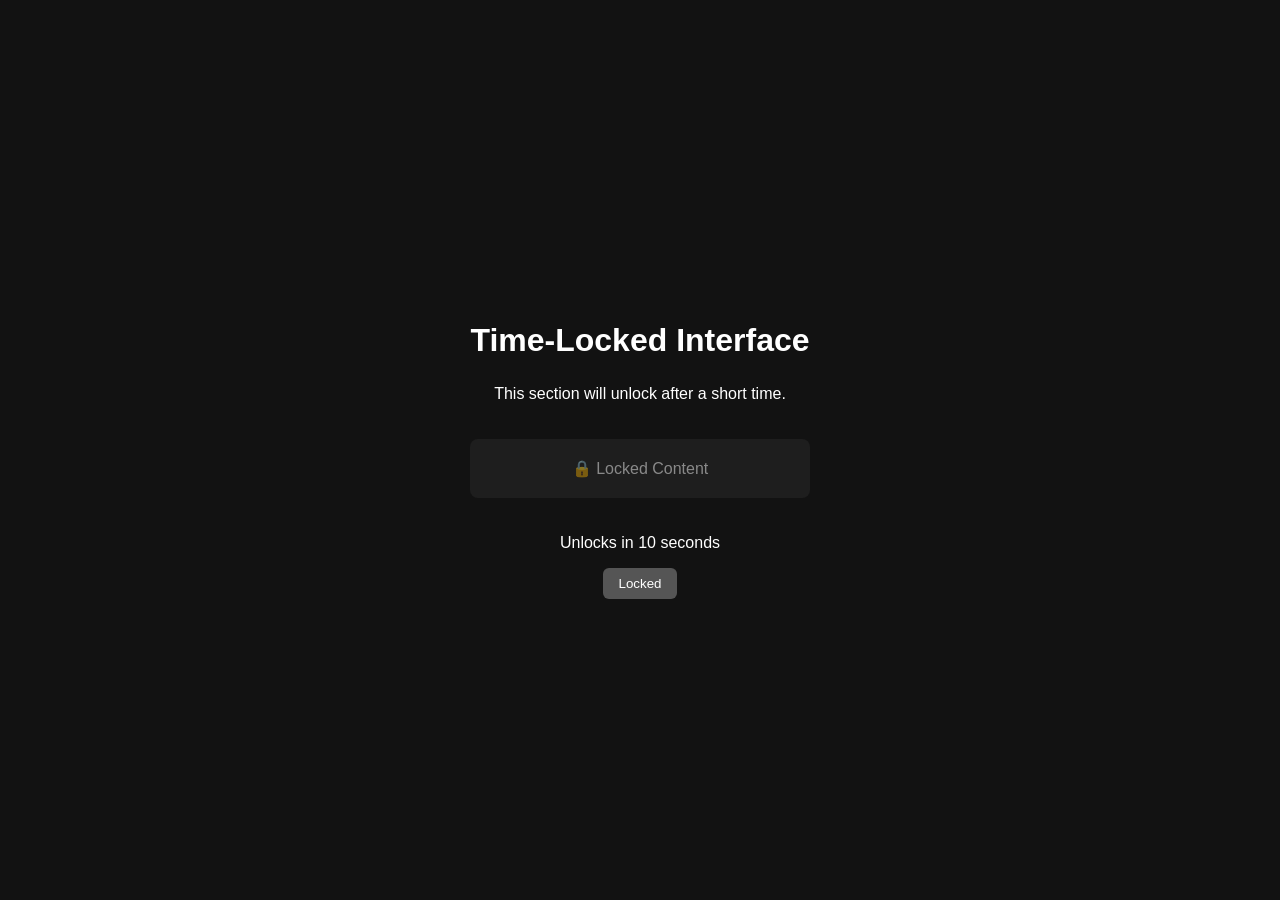
<file: time-locked-interface/index.html>
<!DOCTYPE html>
<html lang="en">
<head>
  <meta charset="UTF-8" />
  <meta name="viewport" content="width=device-width, initial-scale=1.0" />
  <title>Time-Locked Interface</title>
  <link rel="stylesheet" href="style.css" />
</head>
<body>

  <h1>Time-Locked Interface</h1>
  <p>This section will unlock after a short time.</p>

  <div id="locked-section">
    🔒 Locked Content
  </div>

  <p id="timer">Unlocks in 10 seconds</p>

  <button disabled>Locked</button>
<script src="script.js"></script>
</body>
</html>
</file>
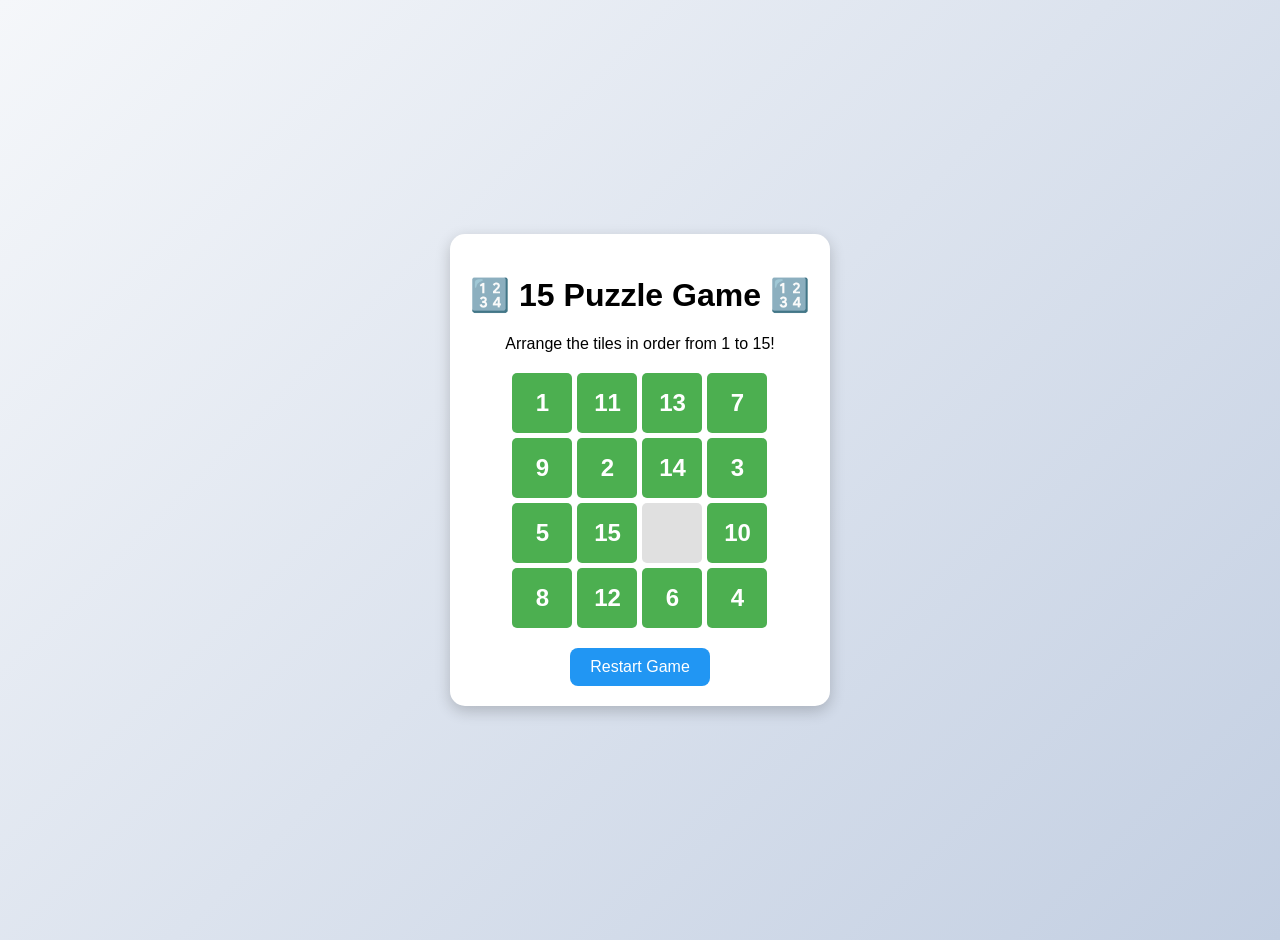
<file: projects/15 Sliding Puzzle/index.html>
<!DOCTYPE html>
<html lang="en">
<head>
  <meta charset="UTF-8">
  <meta name="viewport" content="width=device-width, initial-scale=1.0">
  <title>15 Puzzle Game</title>
  <link rel="stylesheet" href="style.css">
</head>
<body>
  <div class="container">
    <h1>🔢 15 Puzzle Game 🔢</h1>
    <p>Arrange the tiles in order from 1 to 15!</p>
    <div id="puzzle" class="puzzle"></div>
    <h2 id="message"></h2>
    <button id="restart">Restart Game</button>
  </div>

  <script src="script.js"></script>
</body>
</html>
</file>
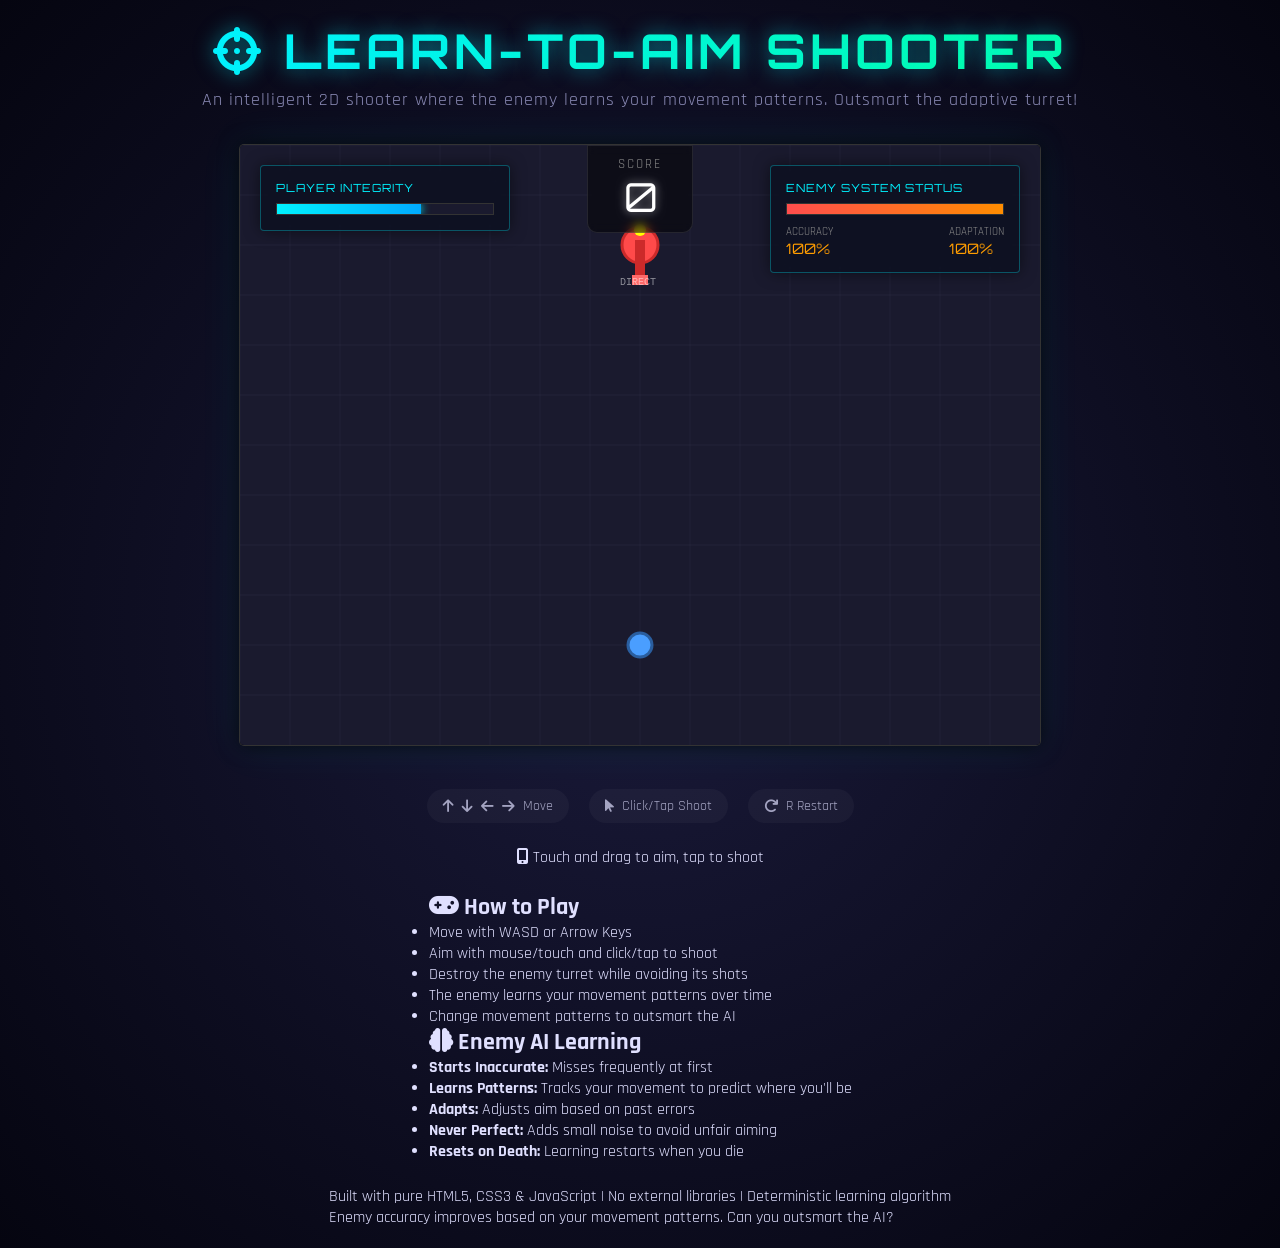
<file: projects/2dshooter/index.html>
<!DOCTYPE html>
<html lang="en">

<head>
    <meta charset="UTF-8">
    <meta name="viewport" content="width=device-width, initial-scale=1.0">
    <title>Learn-to-Aim Shooter | Intelligent 2D Shooter</title>
    <link rel="stylesheet" href="style.css">
    <link rel="stylesheet" href="https://cdnjs.cloudflare.com/ajax/libs/font-awesome/6.4.0/css/all.min.css">
</head>

<body>
    <div class="game-container">
        <header>
            <h1><i class="fas fa-crosshairs"></i> Learn-to-Aim Shooter</h1>
            <p class="subtitle">An intelligent 2D shooter where the enemy learns your movement patterns. Outsmart the
                adaptive turret!</p>
        </header>

        <div class="game-wrapper">
            <canvas id="gameCanvas"></canvas>

            <!-- NEW HUD OVERLAY -->
            <div id="ui-layer">
                <div class="hud-top-bar">
                    <div class="hud-group" id="player-stats">
                        <div class="hud-label">PLAYER INTEGRITY</div>
                        <div class="health-bar-container">
                            <div id="player-health-fill" class="health-fill" style="width: 100%;"></div>
                        </div>
                    </div>

                    <div class="hud-center">
                        <div class="score-display">
                            <span class="score-label">SCORE</span>
                            <span id="score-value">0</span>
                        </div>
                    </div>

                    <div class="hud-group" id="enemy-stats">
                        <div class="hud-label">ENEMY SYSTEM STATUS</div>
                        <div class="health-bar-container enemy-health">
                            <div id="enemy-health-fill" class="health-fill" style="width: 100%;"></div>
                        </div>
                        <div class="enemy-metrics">
                            <div class="metric">
                                <span>ACCURACY</span>
                                <span id="enemy-accuracy" class="metric-val">0%</span>
                            </div>
                            <div class="metric">
                                <span>ADAPTATION</span>
                                <span id="enemy-learning" class="metric-val">0%</span>
                            </div>
                        </div>
                    </div>
                </div>

                <div id="game-over-screen" class="hidden">
                    <h2 class="glitch-text">SYSTEM FAILURE</h2>
                    <div class="final-score">FINAL SCORE: <span id="final-score-val">0</span></div>
                    <button id="restart-btn" class="cyber-btn">REBOOT SYSTEM (R)</button>
                </div>
            </div>
        </div>

        <div class="controls">
            <div class="control-item"><i class="fas fa-arrow-up"></i> <i class="fas fa-arrow-down"></i> <i
                    class="fas fa-arrow-left"></i> <i class="fas fa-arrow-right"></i> Move</div>
            <div class="control-item"><i class="fas fa-mouse-pointer"></i> Click/Tap Shoot</div>
            <div class="control-item"><i class="fas fa-redo"></i> R Restart</div>
        </div>

        <div class="mobile-note">
            <i class="fas fa-mobile-alt"></i> Touch and drag to aim, tap to shoot
        </div>

        <div class="game-info">
            <div class="info-panel how-to-play">
                <h2><i class="fas fa-gamepad"></i> How to Play</h2>
                <ul>
                    <li>Move with WASD or Arrow Keys</li>
                    <li>Aim with mouse/touch and click/tap to shoot</li>
                    <li>Destroy the enemy turret while avoiding its shots</li>
                    <li>The enemy learns your movement patterns over time</li>
                    <li>Change movement patterns to outsmart the AI</li>
                </ul>
            </div>

            <div class="info-panel learning-explanation">
                <h2><i class="fas fa-brain"></i> Enemy AI Learning</h2>
                <ul>
                    <li><strong>Starts Inaccurate:</strong> Misses frequently at first</li>
                    <li><strong>Learns Patterns:</strong> Tracks your movement to predict where you'll be</li>
                    <li><strong>Adapts:</strong> Adjusts aim based on past errors</li>
                    <li><strong>Never Perfect:</strong> Adds small noise to avoid unfair aiming</li>
                    <li><strong>Resets on Death:</strong> Learning restarts when you die</li>
                </ul>
            </div>
        </div>

        <footer>
            <p>Built with pure HTML5, CSS3 & JavaScript | No external libraries | Deterministic learning algorithm</p>
            <p>Enemy accuracy improves based on your movement patterns. Can you outsmart the AI?</p>
        </footer>
    </div>

    <!-- JavaScript Files -->
    <script src="constants.js"></script>
    <script src="utils.js"></script>
    <script src="player.js"></script>
    <script src="enemy.js"></script>
    <script src="game.js"></script>
</body>

</html>
</file>
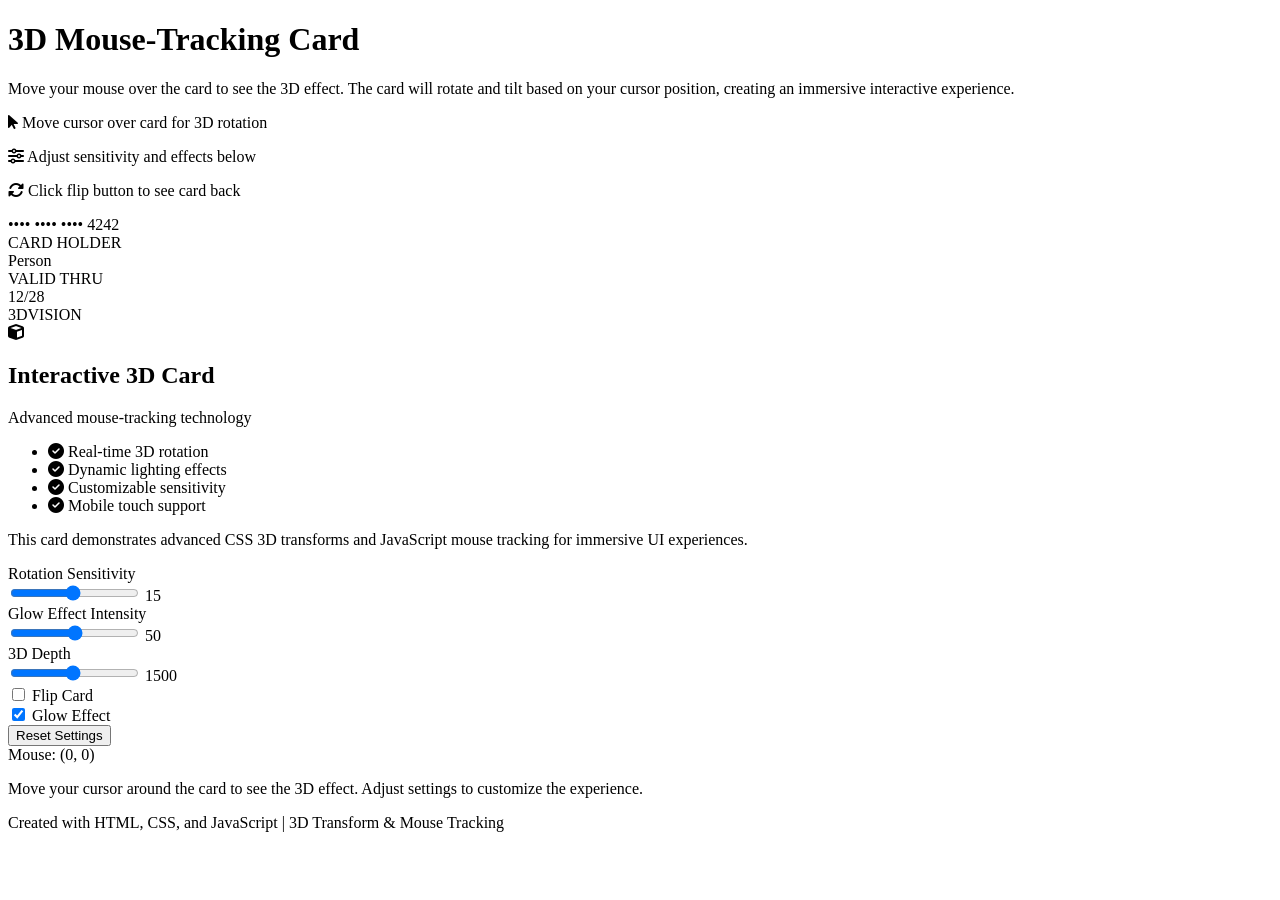
<file: projects/3DMouse/index.html>
<!DOCTYPE html>
<html lang="en">
<head>
    <meta charset="UTF-8">
    <meta name="viewport" content="width=device-width, initial-scale=1.0">
    <title>3D Mouse-Tracking Card</title>
    <link rel="stylesheet" href="https://cdnjs.cloudflare.com/ajax/libs/font-awesome/6.4.0/css/all.min.css">

</head>
<body>
    <div class="container">
        <header>
            <h1>3D Mouse-Tracking Card</h1>
            <p class="subtitle">Move your mouse over the card to see the 3D effect. The card will rotate and tilt based on your cursor position, creating an immersive interactive experience.</p>
            <div class="instructions">
                <p><i class="fas fa-mouse-pointer"></i> Move cursor over card for 3D rotation</p>
                <p><i class="fas fa-sliders-h"></i> Adjust sensitivity and effects below</p>
                <p><i class="fas fa-sync-alt"></i> Click flip button to see card back</p>
            </div>
        </header>
        
        <div class="card-container">
            <div class="card" id="card3d">
                <div class="glow" id="glowEffect"></div>
                <div class="card-face card-front">
                    <div class="chip"></div>
                    <div class="card-number">•••• •••• •••• 4242</div>
                    <div class="card-holder">
                        <div class="card-label">CARD HOLDER</div>
                        <div class="card-value">Person</div>
                    </div>
                    <div class="card-expiry">
                        <div class="card-label">VALID THRU</div>
                        <div class="card-value">12/28</div>
                    </div>
                    <div class="card-brand">3DVISION</div>
                </div>
                <div class="card-face card-back">
                    <div class="card-logo">
                        <i class="fas fa-cube"></i>
                    </div>
                    <h2 class="card-title">Interactive 3D Card</h2>
                    <p class="card-subtitle">Advanced mouse-tracking technology</p>
                    <div class="qr-code"></div>
                    <ul class="card-features">
                        <li><i class="fas fa-check-circle"></i> Real-time 3D rotation</li>
                        <li><i class="fas fa-check-circle"></i> Dynamic lighting effects</li>
                        <li><i class="fas fa-check-circle"></i> Customizable sensitivity</li>
                        <li><i class="fas fa-check-circle"></i> Mobile touch support</li>
                    </ul>
                    <p class="back-text">This card demonstrates advanced CSS 3D transforms and JavaScript mouse tracking for immersive UI experiences.</p>
                </div>
            </div>
        </div>
        
        <div class="controls">
            <div class="control-group">
                <div class="control-label">Rotation Sensitivity</div>
                <div class="slider-container">
                    <input type="range" id="sensitivity" min="1" max="30" value="15">
                    <span class="slider-value" id="sensitivityValue">15</span>
                </div>
            </div>
            
            <div class="control-group">
                <div class="control-label">Glow Effect Intensity</div>
                <div class="slider-container">
                    <input type="range" id="glow" min="0" max="100" value="50">
                    <span class="slider-value" id="glowValue">50</span>
                </div>
            </div>
            
            <div class="control-group">
                <div class="control-label">3D Depth</div>
                <div class="slider-container">
                    <input type="range" id="depth" min="100" max="3000" value="1500">
                    <span class="slider-value" id="depthValue">1500</span>
                </div>
            </div>
            
            <div class="control-group">
                <div class="toggle-container">
                    <label class="toggle-switch">
                        <input type="checkbox" id="flipToggle">
                        <span class="toggle-slider"></span>
                    </label>
                    <span class="toggle-label">Flip Card</span>
                </div>
                
                <div class="toggle-container">
                    <label class="toggle-switch">
                        <input type="checkbox" id="glowToggle" checked>
                        <span class="toggle-slider"></span>
                    </label>
                    <span class="toggle-label">Glow Effect</span>
                </div>
                
                <button class="reset-btn" id="resetBtn">Reset Settings</button>
            </div>
        </div>
        
        <div class="mouse-position" id="mousePosition">
            Mouse: (0, 0)
        </div>
        
        <footer>
            <p>Move your cursor around the card to see the 3D effect. Adjust settings to customize the experience.</p>
            <p>Created with HTML, CSS, and JavaScript | 3D Transform & Mouse Tracking</p>
        </footer>
    </div>


</body>
</html>
</file>
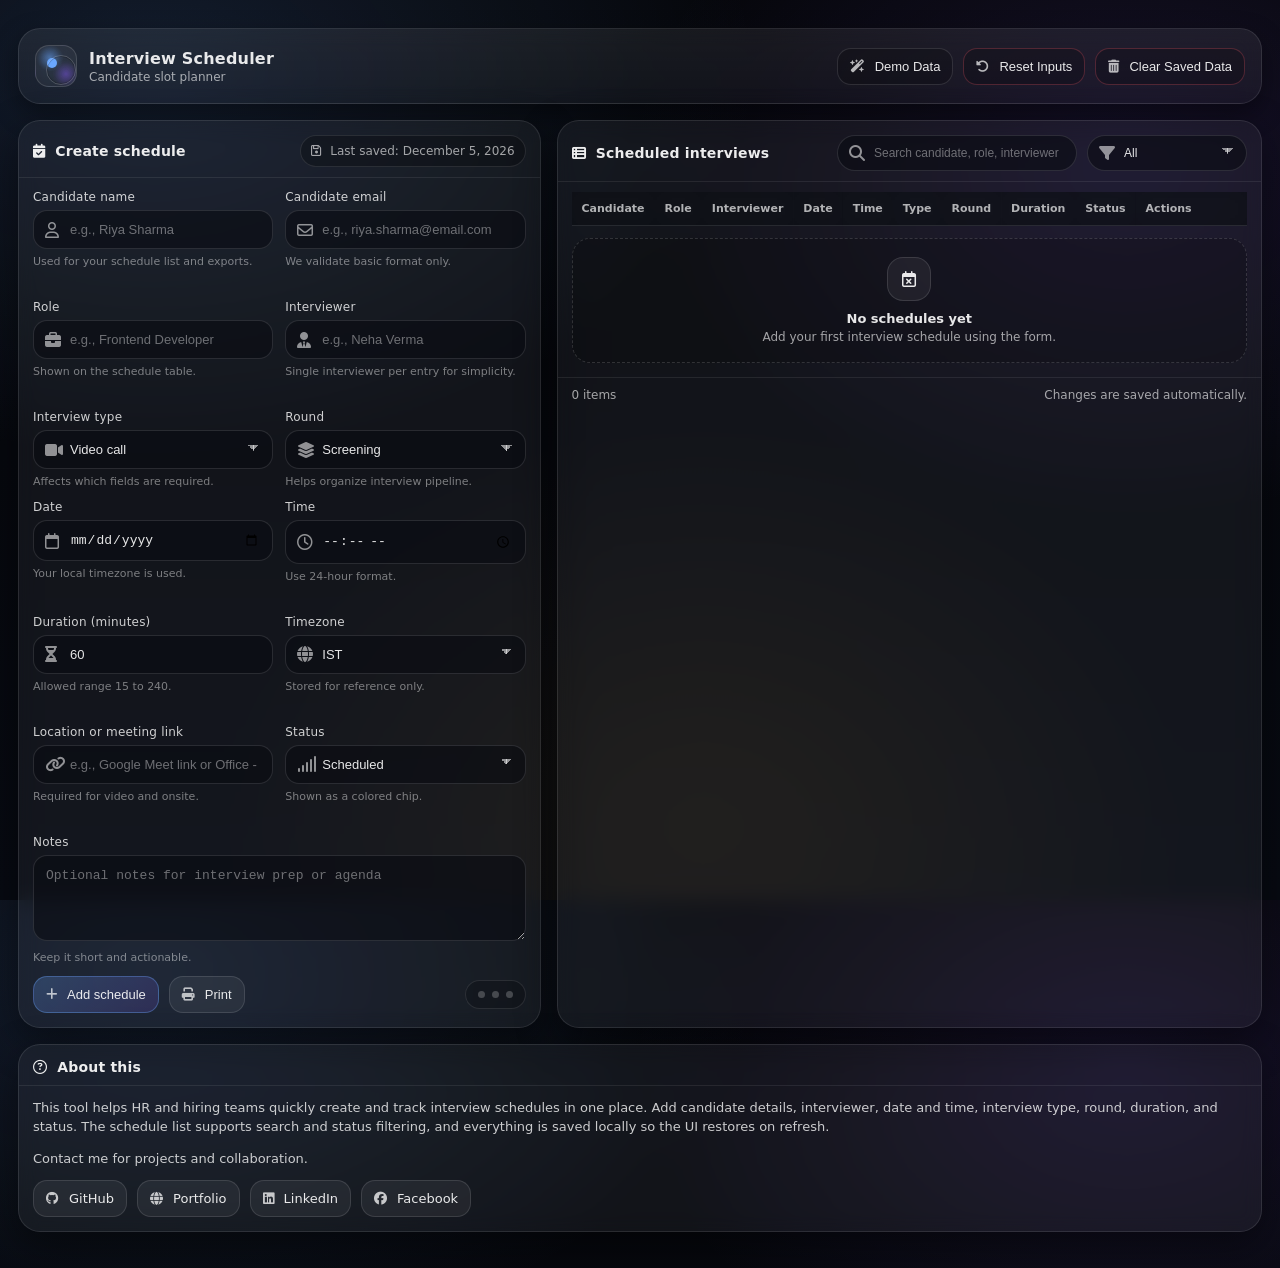
<file: projects/Add Interview-Scheduler-project/index.html>
<!DOCTYPE html>
<html lang="en">
<head>
    <meta charset="UTF-8">
    <meta name="viewport" content="width=device-width, initial-scale=1.0">
    <title>Document</title>
    <link
      rel="stylesheet"
      href="https://cdnjs.cloudflare.com/ajax/libs/font-awesome/5.15.4/css/all.min.css"
      integrity="sha512-1ycn6IcaQQ40/MKBW2W4Rhis/DbILU74C1vSrLJxCq57o941Ym01SwNsOMqvEBFlcgUa6xLiPY/NS5R+E6ztJQ=="
      crossorigin="anonymous"
      referrerpolicy="no-referrer"
    />
    <link rel="stylesheet" href="style.css">
</head>
<body>
<link rel="stylesheet" href="https://cdnjs.cloudflare.com/ajax/libs/font-awesome/6.5.0/css/all.min.css"/>

<div class="app">
  <div class="container">
    <header class="topbar" aria-label="Header">
      <div class="brand">
        <div class="brandMark" aria-hidden="true">
          <span class="dot"></span>
          <span class="ring"></span>
        </div>
        <div class="brandText">
          <div class="title">Interview Scheduler</div>
          <div class="subtitle">Candidate slot planner</div>
        </div>
      </div>

      <div class="topActions" aria-label="Actions">
        <button class="btn ghost" id="btnDemo" type="button" title="Fill sample values">
          <i class="fa-solid fa-wand-magic-sparkles" aria-hidden="true"></i>
          Demo Data
        </button>

        <button class="btn ghost danger" id="btnResetInputs" type="button" title="Reset current inputs">
          <i class="fa-solid fa-rotate-left" aria-hidden="true"></i>
          Reset Inputs
        </button>

        <button class="btn ghost danger" id="btnClearSaved" type="button" title="Clear saved data">
          <i class="fa-solid fa-trash-can" aria-hidden="true"></i>
          Clear Saved Data
        </button>
      </div>
    </header>

    <main class="grid" aria-label="Main content">
      <section class="card formCard" aria-label="Schedule form">
        <div class="cardHead">
          <div class="cardTitle">
            <i class="fa-solid fa-calendar-check" aria-hidden="true"></i>
            Create schedule
          </div>

          <div class="saveMeta" aria-live="polite">
            <span class="pill" id="pillSaved">
              <i class="fa-regular fa-floppy-disk" aria-hidden="true"></i>
              <span id="lastSavedText">Last saved: -</span>
            </span>
          </div>
        </div>

        <form id="scheduleForm" novalidate>
          <div class="formGrid">
            <div class="field">
              <label for="candidateName">Candidate name</label>
              <div class="control hasIcon">
                <i class="fa-regular fa-user" aria-hidden="true"></i>
                <input id="candidateName" name="candidateName" type="text" placeholder="e.g., Riya Sharma" autocomplete="off" />
              </div>
              <div class="hint">Used for your schedule list and exports.</div>
              <div class="error" id="errCandidateName" role="status" aria-live="polite"></div>
            </div>

            <div class="field">
              <label for="candidateEmail">Candidate email</label>
              <div class="control hasIcon">
                <i class="fa-regular fa-envelope" aria-hidden="true"></i>
                <input id="candidateEmail" name="candidateEmail" type="email" placeholder="e.g., riya.sharma@email.com" autocomplete="off" />
              </div>
              <div class="hint">We validate basic format only.</div>
              <div class="error" id="errCandidateEmail" role="status" aria-live="polite"></div>
            </div>

            <div class="field">
              <label for="roleTitle">Role</label>
              <div class="control hasIcon">
                <i class="fa-solid fa-briefcase" aria-hidden="true"></i>
                <input id="roleTitle" name="roleTitle" type="text" placeholder="e.g., Frontend Developer" autocomplete="off" />
              </div>
              <div class="hint">Shown on the schedule table.</div>
              <div class="error" id="errRoleTitle" role="status" aria-live="polite"></div>
            </div>

            <div class="field">
              <label for="interviewer">Interviewer</label>
              <div class="control hasIcon">
                <i class="fa-solid fa-user-tie" aria-hidden="true"></i>
                <input id="interviewer" name="interviewer" type="text" placeholder="e.g., Neha Verma" autocomplete="off" />
              </div>
              <div class="hint">Single interviewer per entry for simplicity.</div>
              <div class="error" id="errInterviewer" role="status" aria-live="polite"></div>
            </div>

            <div class="field">
              <label for="mode">Interview type</label>
              <div class="control hasIcon">
                <i class="fa-solid fa-video" aria-hidden="true"></i>
                <select id="mode" name="mode" aria-label="Interview type">
                  <option value="video">Video call</option>
                  <option value="onsite">Onsite</option>
                  <option value="phone">Phone screen</option>
                </select>
              </div>
              <div class="hint">Affects which fields are required.</div>
            </div>

            <div class="field">
              <label for="round">Round</label>
              <div class="control hasIcon">
                <i class="fa-solid fa-layer-group" aria-hidden="true"></i>
                <select id="round" name="round" aria-label="Round">
                  <option value="screening">Screening</option>
                  <option value="technical">Technical</option>
                  <option value="systemDesign">System design</option>
                  <option value="managerial">Managerial</option>
                  <option value="hr">HR</option>
                </select>
              </div>
              <div class="hint">Helps organize interview pipeline.</div>
            </div>

            <div class="field">
              <label for="date">Date</label>
              <div class="control hasIcon">
                <i class="fa-regular fa-calendar" aria-hidden="true"></i>
                <input id="date" name="date" type="date" />
              </div>
              <div class="hint">Your local timezone is used.</div>
              <div class="error" id="errDate" role="status" aria-live="polite"></div>
            </div>

            <div class="field">
              <label for="time">Time</label>
              <div class="control hasIcon">
                <i class="fa-regular fa-clock" aria-hidden="true"></i>
                <input id="time" name="time" type="time" />
              </div>
              <div class="hint">Use 24-hour format.</div>
              <div class="error" id="errTime" role="status" aria-live="polite"></div>
            </div>

            <div class="field">
              <label for="duration">Duration (minutes)</label>
              <div class="control hasIcon">
                <i class="fa-solid fa-hourglass-half" aria-hidden="true"></i>
                <input id="duration" name="duration" type="number" inputmode="numeric" min="15" max="240" step="5" placeholder="e.g., 60" />
              </div>
              <div class="hint">Allowed range 15 to 240.</div>
              <div class="error" id="errDuration" role="status" aria-live="polite"></div>
            </div>

            <div class="field">
              <label for="timezone">Timezone</label>
              <div class="control hasIcon">
                <i class="fa-solid fa-globe" aria-hidden="true"></i>
                <select id="timezone" name="timezone" aria-label="Timezone">
                  <option value="IST">IST</option>
                  <option value="UTC">UTC</option>
                  <option value="PST">PST</option>
                  <option value="EST">EST</option>
                  <option value="CET">CET</option>
                </select>
              </div>
              <div class="hint">Stored for reference only.</div>
            </div>

            <div class="field" id="fieldLocation">
              <label for="location">Location or meeting link</label>
              <div class="control hasIcon">
                <i class="fa-solid fa-link" aria-hidden="true"></i>
                <input id="location" name="location" type="text" placeholder="e.g., Google Meet link or Office - 2nd floor" autocomplete="off" />
              </div>
              <div class="hint" id="locationHint">Required for video and onsite.</div>
              <div class="error" id="errLocation" role="status" aria-live="polite"></div>
            </div>

            <div class="field">
              <label for="status">Status</label>
              <div class="control hasIcon">
                <i class="fa-solid fa-signal" aria-hidden="true"></i>
                <select id="status" name="status" aria-label="Status">
                  <option value="scheduled">Scheduled</option>
                  <option value="confirmed">Confirmed</option>
                  <option value="reschedule">Reschedule</option>
                  <option value="completed">Completed</option>
                  <option value="cancelled">Cancelled</option>
                </select>
              </div>
              <div class="hint">Shown as a colored chip.</div>
            </div>

            <div class="field span2">
              <label for="notes">Notes</label>
              <div class="control">
                <textarea id="notes" name="notes" rows="3" placeholder="Optional notes for interview prep or agenda"></textarea>
              </div>
              <div class="hint">Keep it short and actionable.</div>
            </div>
          </div>

          <div class="formActions">
            <button class="btn primary" id="btnAdd" type="submit">
              <i class="fa-solid fa-plus" aria-hidden="true"></i>
              Add schedule
            </button>

            <button class="btn" id="btnPrint" type="button" title="Print schedules">
              <i class="fa-solid fa-print" aria-hidden="true"></i>
              Print
            </button>

            <div class="sig" aria-hidden="true" title="Signal rail">
              <span class="sigDot"></span>
              <span class="sigDot"></span>
              <span class="sigDot"></span>
            </div>
          </div>
        </form>
      </section>

      <section class="card tableCard" aria-label="Schedules table">
        <div class="cardHead">
          <div class="cardTitle">
            <i class="fa-solid fa-table-list" aria-hidden="true"></i>
            Scheduled interviews
          </div>

          <div class="tableTools" aria-label="Table tools">
            <div class="miniField">
              <i class="fa-solid fa-magnifying-glass" aria-hidden="true"></i>
              <input id="search" type="text" placeholder="Search candidate, role, interviewer" autocomplete="off" />
            </div>

            <div class="miniSelect">
              <i class="fa-solid fa-filter" aria-hidden="true"></i>
              <select id="filterStatus" aria-label="Filter by status">
                <option value="all">All</option>
                <option value="scheduled">Scheduled</option>
                <option value="confirmed">Confirmed</option>
                <option value="reschedule">Reschedule</option>
                <option value="completed">Completed</option>
                <option value="cancelled">Cancelled</option>
              </select>
            </div>
          </div>
        </div>

        <div class="tableWrap" id="printArea">
          <table class="table" aria-label="Schedules list">
            <thead>
              <tr>
                <th>Candidate</th>
                <th>Role</th>
                <th>Interviewer</th>
                <th>Date</th>
                <th>Time</th>
                <th>Type</th>
                <th>Round</th>
                <th>Duration</th>
                <th>Status</th>
                <th class="colActions">Actions</th>
              </tr>
            </thead>
            <tbody id="rows"></tbody>
          </table>

          <div class="empty" id="emptyState" hidden>
            <div class="emptyIcon" aria-hidden="true">
              <i class="fa-regular fa-calendar-xmark"></i>
            </div>
            <div class="emptyTitle">No schedules yet</div>
            <div class="emptyDesc">Add your first interview schedule using the form.</div>
          </div>
        </div>

        <div class="tableFoot">
          <div class="muted" id="countText">0 items</div>
          <div class="muted" id="autosaveHint">Changes are saved automatically.</div>
        </div>
      </section>
    </main>

    <section class="card about" aria-label="About this">
      <div class="cardHead">
        <div class="cardTitle">
          <i class="fa-regular fa-circle-question" aria-hidden="true"></i>
          About this
        </div>
      </div>

      <div class="aboutText">
        This tool helps HR and hiring teams quickly create and track interview schedules in one place. Add candidate details, interviewer, date and time, interview type, round, duration, and status. The schedule list supports search and status filtering, and everything is saved locally so the UI restores on refresh.
      </div>

      <div class="aboutText">
        Contact me for projects and collaboration.
      </div>

      <div class="social" aria-label="Social links">
        <a class="socialBtn" href="https://github.com/a2rp" target="_blank" rel="noreferrer">
          <i class="fa-brands fa-github" aria-hidden="true"></i>
          GitHub
        </a>
        <a class="socialBtn" href="https://www.ashishranjan.net" target="_blank" rel="noreferrer">
          <i class="fa-solid fa-globe" aria-hidden="true"></i>
          Portfolio
        </a>
        <a class="socialBtn" href="https://www.linkedin.com/in/aashishranjan" target="_blank" rel="noreferrer">
          <i class="fa-brands fa-linkedin" aria-hidden="true"></i>
          LinkedIn
        </a>
        <a class="socialBtn" href="https://www.facebook.com/theash.ashish/" target="_blank" rel="noreferrer">
          <i class="fa-brands fa-facebook" aria-hidden="true"></i>
          Facebook
        </a>
      </div>
    </section>
  </div>
</div>

<!-- Confirm Modal (hidden by default) -->
<div class="modal" id="confirmModal" aria-hidden="true">
  <div class="backdrop" data-close="1"></div>

  <div class="dialog" role="dialog" aria-modal="true" aria-labelledby="confirmTitle" aria-describedby="confirmDesc">
    <div class="dialogHead">
      <div class="dialogTitle" id="confirmTitle">
        <i class="fa-solid fa-triangle-exclamation" aria-hidden="true"></i>
        Confirm action
      </div>
      <button class="iconBtn" type="button" id="confirmClose" aria-label="Close dialog">
        <i class="fa-solid fa-xmark" aria-hidden="true"></i>
      </button>
    </div>

    <div class="dialogBody">
      <div class="dialogDesc" id="confirmDesc">Are you sure?</div>
      <div class="dialogMeta muted" id="confirmMeta">This cannot be undone.</div>
    </div>

    <div class="dialogActions">
      <button class="btn" type="button" id="confirmCancel">
        Cancel
      </button>
      <button class="btn danger" type="button" id="confirmOk">
        Yes, continue
      </button>
    </div>
  </div>
</div>

</head>
<script src="app.js"></script>
</body>
</html>
</file>
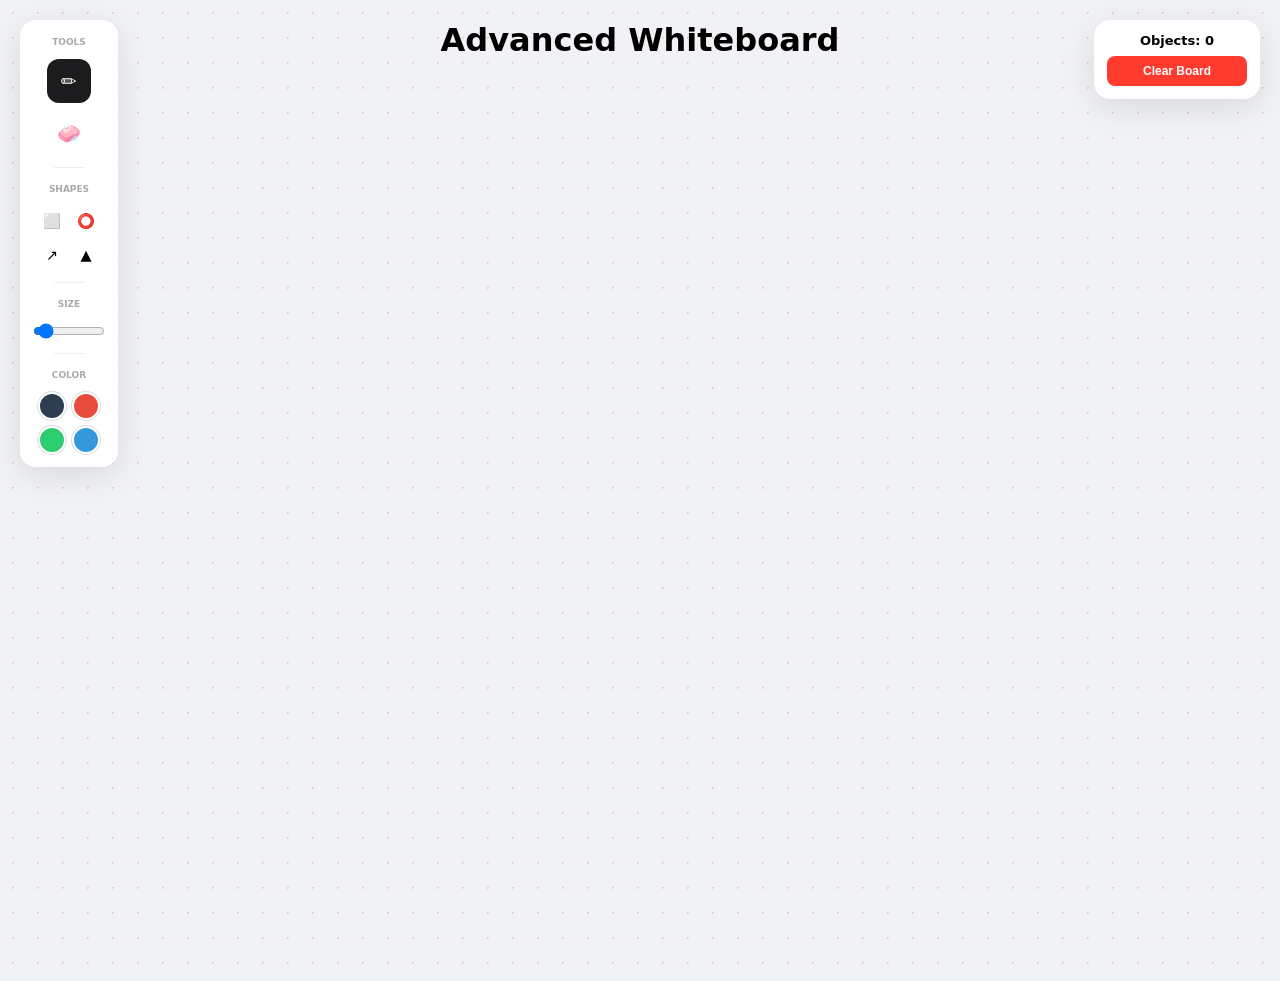
<file: projects/Advanced Whiteboard/index.html>
<!DOCTYPE html>
<html lang="en">
<head>
    <meta charset="UTF-8">
    <title>Advanced Whiteboard</title>
    <link rel="stylesheet" href="style.css">
</head>
<body>
    <h1 style="text-align: center;">Advanced Whiteboard</h1>
    <canvas id="board"></canvas>

    <div class="panel toolbar">
        <label>Tools</label>
        <div class="tool active" data-tool="pen" onclick="app.setTool('pen')">✏️</div>
        <div class="tool" data-tool="eraser" onclick="app.setTool('eraser')">🧼</div>
        
        <div class="separator"></div>
        
        <label>Shapes</label>
        <div class="shape-grid">
            <div class="tool" data-tool="rectangle" onclick="app.setTool('rectangle')">⬜</div>
            <div class="tool" data-tool="circle" onclick="app.setTool('circle')">⭕</div>
            <div class="tool" data-tool="arrow" onclick="app.setTool('arrow')">↗️</div>
            <div class="tool" data-tool="triangle" onclick="app.setTool('triangle')">▲</div>
        </div>

        <div class="separator"></div>

        <label>Size</label>
        <input type="range" style="width:100%" min="1" max="50" value="5" oninput="app.setBrushSize(this.value)">
        
        <div class="separator"></div>
        
        <label>Color</label>
        <div class="color-picker">
            <div class="swatch" style="background:#2c3e50" onclick="app.setColor('#2c3e50')"></div>
            <div class="swatch" style="background:#e74c3c" onclick="app.setColor('#e74c3c')"></div>
            <div class="swatch" style="background:#2ecc71" onclick="app.setColor('#2ecc71')"></div>
            <div class="swatch" style="background:#3498db" onclick="app.setColor('#3498db')"></div>
        </div>
    </div>

    <div class="panel info-panel">
        <div class="stat-item"><span class="label">Objects:</span> <span id="event-count">0</span></div>
        <button onclick="app.reset()" class="clear-btn">Clear Board</button>
    </div>

    <script src="script.js"></script>
</body>
</html>
</file>
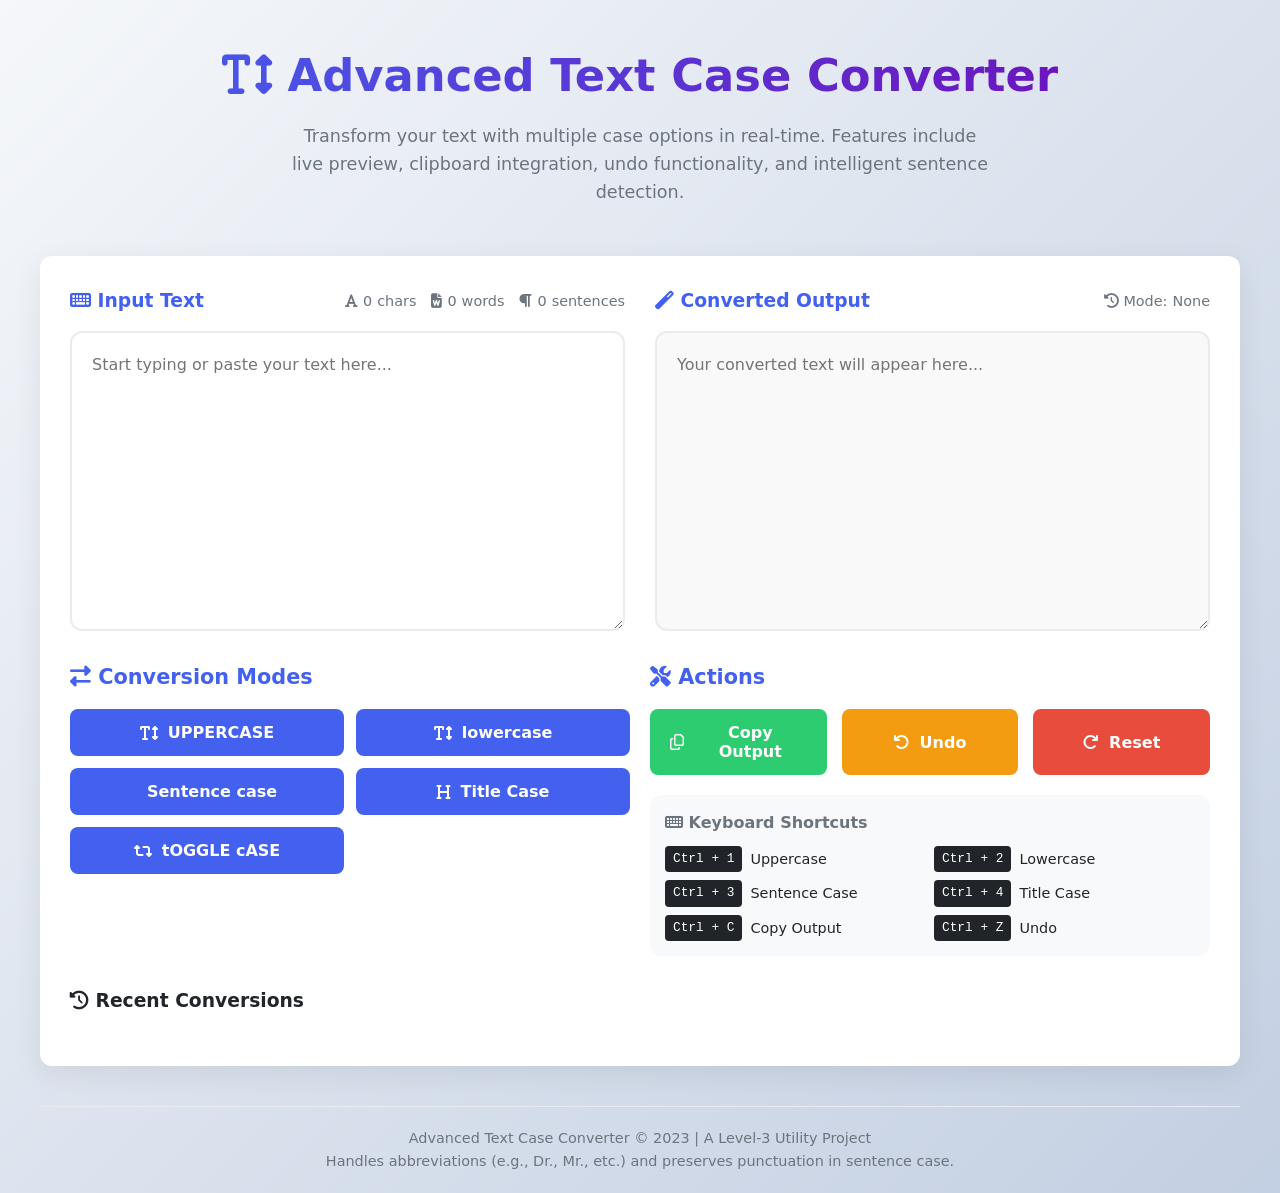
<file: projects/Advanced_TextCaseConverter_live_processing_clipboard_integration/index.html>
<!DOCTYPE html>
<html lang="en">
<head>
    <meta charset="UTF-8">
    <meta name="viewport" content="width=device-width, initial-scale=1.0">
    <title>Advanced Text Case Converter</title>
    <link rel="stylesheet" href="https://cdnjs.cloudflare.com/ajax/libs/font-awesome/6.4.0/css/all.min.css">
    <style>
        :root {
            --primary: #4361ee;
            --primary-dark: #3a56d4;
            --secondary: #7209b7;
            --success: #2ecc71;
            --danger: #e74c3c;
            --warning: #f39c12;
            --light: #f8f9fa;
            --dark: #212529;
            --gray: #6c757d;
            --gray-light: #e9ecef;
            --border-radius: 12px;
            --shadow: 0 8px 30px rgba(0, 0, 0, 0.08);
            --transition: all 0.3s cubic-bezier(0.25, 0.8, 0.25, 1);
        }

        * {
            margin: 0;
            padding: 0;
            box-sizing: border-box;
            font-family: 'Segoe UI', system-ui, sans-serif;
        }

        body {
            background: linear-gradient(135deg, #f5f7fa 0%, #c3cfe2 100%);
            color: var(--dark);
            min-height: 100vh;
            padding: 20px;
            line-height: 1.6;
        }

        .container {
            max-width: 1200px;
            margin: 0 auto;
        }

        header {
            text-align: center;
            margin-bottom: 30px;
            padding: 20px;
            animation: fadeIn 0.8s ease-out;
        }

        h1 {
            color: var(--primary);
            font-size: 2.8rem;
            margin-bottom: 10px;
            background: linear-gradient(90deg, var(--primary), var(--secondary));
            -webkit-background-clip: text;
            background-clip: text;
            color: transparent;
        }

        .subtitle {
            color: var(--gray);
            font-size: 1.1rem;
            max-width: 700px;
            margin: 0 auto;
        }

        .app-card {
            background: white;
            border-radius: var(--border-radius);
            box-shadow: var(--shadow);
            padding: 30px;
            margin-bottom: 30px;
            animation: slideUp 0.5s ease-out;
            transition: var(--transition);
        }

        .app-card:hover {
            box-shadow: 0 12px 40px rgba(0, 0, 0, 0.12);
        }

        .main-grid {
            display: grid;
            grid-template-columns: 1fr 1fr;
            gap: 30px;
            margin-bottom: 30px;
        }

        @media (max-width: 992px) {
            .main-grid {
                grid-template-columns: 1fr;
            }
        }

        .text-area-container {
            display: flex;
            flex-direction: column;
            height: 100%;
        }

        .text-area-label {
            display: flex;
            justify-content: space-between;
            align-items: center;
            margin-bottom: 15px;
        }

        .text-area-label h3 {
            color: var(--primary);
        }

        .stats {
            display: flex;
            gap: 15px;
            font-size: 0.9rem;
            color: var(--gray);
        }

        .stat-item {
            display: flex;
            align-items: center;
            gap: 5px;
        }

        textarea {
            width: 100%;
            height: 300px;
            padding: 20px;
            border: 2px solid var(--gray-light);
            border-radius: var(--border-radius);
            font-size: 1rem;
            resize: vertical;
            transition: var(--transition);
            line-height: 1.5;
        }

        textarea:focus {
            outline: none;
            border-color: var(--primary);
            box-shadow: 0 0 0 3px rgba(67, 97, 238, 0.15);
        }

        #outputText {
            background-color: #f9f9f9;
        }

        .controls-section {
            display: flex;
            flex-wrap: wrap;
            gap: 20px;
            margin-bottom: 30px;
        }

        .controls-group {
            flex: 1;
            min-width: 250px;
        }

        .controls-group h3 {
            margin-bottom: 15px;
            color: var(--primary);
            font-size: 1.3rem;
        }

        .case-buttons {
            display: grid;
            grid-template-columns: repeat(auto-fill, minmax(180px, 1fr));
            gap: 12px;
        }

        .btn {
            padding: 14px 20px;
            border: none;
            border-radius: 8px;
            font-weight: 600;
            cursor: pointer;
            transition: var(--transition);
            display: flex;
            align-items: center;
            justify-content: center;
            gap: 10px;
            font-size: 1rem;
        }

        .btn-primary {
            background-color: var(--primary);
            color: white;
        }

        .btn-primary:hover {
            background-color: var(--primary-dark);
            transform: translateY(-2px);
        }

        .btn-secondary {
            background-color: var(--gray-light);
            color: var(--dark);
        }

        .btn-secondary:hover {
            background-color: #dde1e7;
            transform: translateY(-2px);
        }

        .btn-success {
            background-color: var(--success);
            color: white;
        }

        .btn-success:hover {
            background-color: #27ae60;
            transform: translateY(-2px);
        }

        .btn-danger {
            background-color: var(--danger);
            color: white;
        }

        .btn-danger:hover {
            background-color: #c0392b;
            transform: translateY(-2px);
        }

        .btn-warning {
            background-color: var(--warning);
            color: white;
        }

        .btn-warning:hover {
            background-color: #e67e22;
            transform: translateY(-2px);
        }

        .btn.active {
            transform: scale(0.98);
            box-shadow: inset 0 2px 4px rgba(0, 0, 0, 0.1);
        }

        .action-buttons {
            display: flex;
            flex-wrap: wrap;
            gap: 15px;
            margin-top: 10px;
        }

        .action-buttons .btn {
            flex: 1;
            min-width: 120px;
        }

        .shortcuts {
            background-color: #f8f9fa;
            padding: 15px;
            border-radius: var(--border-radius);
            margin-top: 20px;
        }

        .shortcuts h4 {
            margin-bottom: 10px;
            color: var(--gray);
        }

        .shortcut-list {
            display: grid;
            grid-template-columns: repeat(auto-fill, minmax(200px, 1fr));
            gap: 8px;
            font-size: 0.9rem;
        }

        .shortcut-item {
            display: flex;
            align-items: center;
            gap: 8px;
        }

        .shortcut-key {
            background: var(--dark);
            color: white;
            padding: 3px 8px;
            border-radius: 4px;
            font-size: 0.8rem;
            font-family: monospace;
        }

        .notification {
            position: fixed;
            top: 30px;
            right: 30px;
            padding: 15px 25px;
            border-radius: 8px;
            color: white;
            font-weight: 500;
            box-shadow: 0 5px 15px rgba(0, 0, 0, 0.1);
            z-index: 1000;
            opacity: 0;
            transform: translateX(100px);
            transition: opacity 0.3s, transform 0.3s;
        }

        .notification.show {
            opacity: 1;
            transform: translateX(0);
        }

        .notification-success {
            background-color: var(--success);
        }

        .notification-error {
            background-color: var(--danger);
        }

        .notification-info {
            background-color: var(--primary);
        }

        .history-section {
            margin-top: 30px;
        }

        .history-list {
            display: flex;
            gap: 10px;
            overflow-x: auto;
            padding: 10px 0;
        }

        .history-item {
            background: var(--gray-light);
            padding: 8px 15px;
            border-radius: 20px;
            font-size: 0.9rem;
            cursor: pointer;
            transition: var(--transition);
            white-space: nowrap;
        }

        .history-item:hover {
            background: var(--primary);
            color: white;
        }

        .footer {
            text-align: center;
            margin-top: 40px;
            color: var(--gray);
            font-size: 0.9rem;
            padding-top: 20px;
            border-top: 1px solid var(--gray-light);
        }

        @keyframes fadeIn {
            from { opacity: 0; }
            to { opacity: 1; }
        }

        @keyframes slideUp {
            from { 
                opacity: 0;
                transform: translateY(30px);
            }
            to { 
                opacity: 1;
                transform: translateY(0);
            }
        }

        @keyframes pulse {
            0% { transform: scale(1); }
            50% { transform: scale(1.05); }
            100% { transform: scale(1); }
        }

        .pulse {
            animation: pulse 0.3s ease-in-out;
        }

        /* Responsive adjustments */
        @media (max-width: 768px) {
            h1 {
                font-size: 2rem;
            }
            
            .app-card {
                padding: 20px;
            }
            
            .case-buttons {
                grid-template-columns: repeat(auto-fill, minmax(150px, 1fr));
            }
            
            .btn {
                padding: 12px 15px;
                font-size: 0.9rem;
            }
            
            .notification {
                top: 20px;
                right: 20px;
                left: 20px;
                text-align: center;
            }
        }

        @media (max-width: 480px) {
            .case-buttons {
                grid-template-columns: 1fr;
            }
            
            .action-buttons .btn {
                min-width: 100%;
            }
        }
    </style>
</head>
<body>
    <div class="container">
        <header>
            <h1><i class="fas fa-text-height"></i> Advanced Text Case Converter</h1>
            <p class="subtitle">Transform your text with multiple case options in real-time. Features include live preview, clipboard integration, undo functionality, and intelligent sentence detection.</p>
        </header>

        <main>
            <div class="app-card">
                <div class="main-grid">
                    <div class="text-area-container">
                        <div class="text-area-label">
                            <h3><i class="fas fa-keyboard"></i> Input Text</h3>
                            <div class="stats">
                                <div class="stat-item" id="charCount">
                                    <i class="fas fa-font"></i> <span>0</span> chars
                                </div>
                                <div class="stat-item" id="wordCount">
                                    <i class="fas fa-file-word"></i> <span>0</span> words
                                </div>
                                <div class="stat-item" id="sentenceCount">
                                    <i class="fas fa-paragraph"></i> <span>0</span> sentences
                                </div>
                            </div>
                        </div>
                        <textarea id="inputText" placeholder="Start typing or paste your text here..."></textarea>
                    </div>
                    
                    <div class="text-area-container">
                        <div class="text-area-label">
                            <h3><i class="fas fa-magic"></i> Converted Output</h3>
                            <div class="stats">
                                <div class="stat-item">
                                    <i class="fas fa-history"></i> Mode: <span id="currentMode">None</span>
                                </div>
                            </div>
                        </div>
                        <textarea id="outputText" readonly placeholder="Your converted text will appear here..."></textarea>
                    </div>
                </div>

                <div class="controls-section">
                    <div class="controls-group">
                        <h3><i class="fas fa-exchange-alt"></i> Conversion Modes</h3>
                        <div class="case-buttons">
                            <button class="btn btn-primary" data-mode="uppercase">
                                <i class="fas fa-text-height"></i> UPPERCASE
                            </button>
                            <button class="btn btn-primary" data-mode="lowercase">
                                <i class="fas fa-text-height"></i> lowercase
                            </button>
                            <button class="btn btn-primary" data-mode="sentence">
                                <i class="fas fa-sentence"></i> Sentence case
                            </button>
                            <button class="btn btn-primary" data-mode="title">
                                <i class="fas fa-heading"></i> Title Case
                            </button>
                            <button class="btn btn-primary" data-mode="toggle">
                                <i class="fas fa-retweet"></i> tOGGLE cASE
                            </button>
                        </div>
                    </div>
                    
                    <div class="controls-group">
                        <h3><i class="fas fa-tools"></i> Actions</h3>
                        <div class="action-buttons">
                            <button class="btn btn-success" id="copyBtn">
                                <i class="far fa-copy"></i> Copy Output
                            </button>
                            <button class="btn btn-warning" id="undoBtn">
                                <i class="fas fa-undo"></i> Undo
                            </button>
                            <button class="btn btn-danger" id="resetBtn">
                                <i class="fas fa-redo"></i> Reset
                            </button>
                        </div>
                        
                        <div class="shortcuts">
                            <h4><i class="fas fa-keyboard"></i> Keyboard Shortcuts</h4>
                            <div class="shortcut-list">
                                <div class="shortcut-item">
                                    <span class="shortcut-key">Ctrl + 1</span> Uppercase
                                </div>
                                <div class="shortcut-item">
                                    <span class="shortcut-key">Ctrl + 2</span> Lowercase
                                </div>
                                <div class="shortcut-item">
                                    <span class="shortcut-key">Ctrl + 3</span> Sentence Case
                                </div>
                                <div class="shortcut-item">
                                    <span class="shortcut-key">Ctrl + 4</span> Title Case
                                </div>
                                <div class="shortcut-item">
                                    <span class="shortcut-key">Ctrl + C</span> Copy Output
                                </div>
                                <div class="shortcut-item">
                                    <span class="shortcut-key">Ctrl + Z</span> Undo
                                </div>
                            </div>
                        </div>
                    </div>
                </div>
                
                <div class="history-section">
                    <h3><i class="fas fa-history"></i> Recent Conversions</h3>
                    <div class="history-list" id="historyList">
                        <!-- History items will be added here dynamically -->
                    </div>
                </div>
            </div>
        </main>
        
        <footer class="footer">
            <p>Advanced Text Case Converter &copy; 2023 | A Level-3 Utility Project</p>
            <p>Handles abbreviations (e.g., Dr., Mr., etc.) and preserves punctuation in sentence case.</p>
        </footer>
    </div>

    <div id="notification" class="notification"></div>

    <script>
        // State management
        const state = {
            currentMode: null,
            originalText: '',
            convertedText: '',
            history: [],
            currentHistoryIndex: -1
        };

        // DOM elements
        const inputText = document.getElementById('inputText');
        const outputText = document.getElementById('outputText');
        const charCount = document.getElementById('charCount').querySelector('span');
        const wordCount = document.getElementById('wordCount').querySelector('span');
        const sentenceCount = document.getElementById('sentenceCount').querySelector('span');
        const currentMode = document.getElementById('currentMode');
        const copyBtn = document.getElementById('copyBtn');
        const undoBtn = document.getElementById('undoBtn');
        const resetBtn = document.getElementById('resetBtn');
        const caseButtons = document.querySelectorAll('.case-buttons .btn');
        const historyList = document.getElementById('historyList');
        const notification = document.getElementById('notification');

        // Abbreviations to preserve in sentence case
        const abbreviations = ['dr.', 'mr.', 'mrs.', 'ms.', 'prof.', 'rev.', 'hon.', 'st.', 'ave.', 'blvd.', 'e.g.', 'i.e.', 'etc.', 'vs.', 'dept.', 'univ.', 'assn.', 'bldg.', 'co.', 'corp.', 'inc.', 'ltd.', 'jr.', 'sr.'];

        // Initialize
        function init() {
            setupEventListeners();
            updateStats();
            
            // Load from localStorage if available
            const savedText = localStorage.getItem('textCaseConverter_input');
            if (savedText) {
                inputText.value = savedText;
                state.originalText = savedText;
                processInput();
            }
        }

        // Set up event listeners
        function setupEventListeners() {
            // Input text event
            inputText.addEventListener('input', () => {
                state.originalText = inputText.value;
                localStorage.setItem('textCaseConverter_input', state.originalText);
                processInput();
                updateStats();
            });

            // Case buttons
            caseButtons.forEach(button => {
                button.addEventListener('click', () => {
                    const mode = button.dataset.mode;
                    setActiveMode(mode);
                });
            });

            // Action buttons
            copyBtn.addEventListener('click', copyToClipboard);
            undoBtn.addEventListener('click', undo);
            resetBtn.addEventListener('click', reset);

            // Keyboard shortcuts
            document.addEventListener('keydown', handleKeyboardShortcuts);
        }

        // Handle keyboard shortcuts
        function handleKeyboardShortcuts(e) {
            // Check for Ctrl key (or Cmd on Mac)
            if (e.ctrlKey || e.metaKey) {
                e.preventDefault();
                
                switch(e.key) {
                    case '1':
                        setActiveMode('uppercase');
                        break;
                    case '2':
                        setActiveMode('lowercase');
                        break;
                    case '3':
                        setActiveMode('sentence');
                        break;
                    case '4':
                        setActiveMode('title');
                        break;
                    case 'c':
                        copyToClipboard();
                        break;
                    case 'z':
                        if (e.shiftKey) {
                            redo();
                        } else {
                            undo();
                        }
                        break;
                }
            }
        }

        // Process input text based on current mode
        function processInput() {
            if (!state.currentMode || state.originalText.trim() === '') {
                outputText.value = state.originalText;
                state.convertedText = state.originalText;
                return;
            }

            let result = state.originalText;
            
            switch(state.currentMode) {
                case 'uppercase':
                    result = convertToUpperCase(state.originalText);
                    break;
                case 'lowercase':
                    result = convertToLowerCase(state.originalText);
                    break;
                case 'sentence':
                    result = convertToSentenceCase(state.originalText);
                    break;
                case 'title':
                    result = convertToTitleCase(state.originalText);
                    break;
                case 'toggle':
                    result = convertToToggleCase(state.originalText);
                    break;
            }
            
            outputText.value = result;
            state.convertedText = result;
            
            // Add to history
            addToHistory(state.currentMode, result);
        }

        // Set active mode and update UI
        function setActiveMode(mode) {
            // Remove active class from all buttons
            caseButtons.forEach(button => {
                button.classList.remove('active');
            });
            
            // Add active class to clicked button
            const activeButton = document.querySelector(`[data-mode="${mode}"]`);
            activeButton.classList.add('active');
            activeButton.classList.add('pulse');
            setTimeout(() => activeButton.classList.remove('pulse'), 300);
            
            // Update state and UI
            state.currentMode = mode;
            currentMode.textContent = mode.charAt(0).toUpperCase() + mode.slice(1);
            
            // Process input with new mode
            processInput();
        }

        // Conversion functions
        function convertToUpperCase(text) {
            return text.toUpperCase();
        }

        function convertToLowerCase(text) {
            return text.toLowerCase();
        }

        function convertToSentenceCase(text) {
            // Split by sentence endings (. ! ?) but preserve abbreviations
            const sentences = text.split(/(?<=[.!?])\s+/);
            return sentences.map(sentence => {
                if (sentence.trim() === '') return sentence;
                
                // Check if this "sentence" is actually an abbreviation
                const lowerSentence = sentence.toLowerCase();
                const isAbbreviation = abbreviations.some(abbr => 
                    lowerSentence.includes(abbr) && 
                    (lowerSentence.endsWith(abbr) || lowerSentence.includes(abbr + ' '))
                );
                
                if (isAbbreviation && sentence.length < 50) {
                    // Don't capitalize abbreviations that might not be actual sentences
                    return sentence;
                }
                
                // Capitalize first letter of sentence
                return sentence.charAt(0).toUpperCase() + sentence.slice(1).toLowerCase();
            }).join(' ');
        }

        function convertToTitleCase(text) {
            const stopWords = ['a', 'an', 'and', 'the', 'but', 'or', 'for', 'nor', 'on', 'at', 'to', 'by', 'of', 'in', 'with'];
            
            return text.split(' ').map((word, index) => {
                // Always capitalize first and last word
                if (index === 0 || index === text.split(' ').length - 1) {
                    return word.charAt(0).toUpperCase() + word.slice(1).toLowerCase();
                }
                
                // Don't capitalize stop words
                if (stopWords.includes(word.toLowerCase())) {
                    return word.toLowerCase();
                }
                
                // Capitalize all other words
                return word.charAt(0).toUpperCase() + word.slice(1).toLowerCase();
            }).join(' ');
        }

        function convertToToggleCase(text) {
            return text.split('').map(char => {
                if (char === char.toUpperCase()) {
                    return char.toLowerCase();
                } else {
                    return char.toUpperCase();
                }
            }).join('');
        }

        // Update statistics
        function updateStats() {
            const text = inputText.value;
            
            // Character count
            charCount.textContent = text.length;
            
            // Word count (handle multiple spaces and line breaks)
            const words = text.trim().split(/\s+/).filter(word => word.length > 0);
            wordCount.textContent = words.length;
            
            // Sentence count (simplified)
            const sentences = text.split(/[.!?]+/).filter(sentence => sentence.trim().length > 0);
            sentenceCount.textContent = sentences.length || 0;
        }

        // Copy to clipboard
        async function copyToClipboard() {
            if (!state.convertedText) {
                showNotification('No text to copy!', 'error');
                return;
            }
            
            try {
                await navigator.clipboard.writeText(state.convertedText);
                showNotification('Copied to clipboard!', 'success');
                copyBtn.classList.add('pulse');
                setTimeout(() => copyBtn.classList.remove('pulse'), 300);
            } catch (err) {
                console.error('Failed to copy: ', err);
                showNotification('Failed to copy to clipboard', 'error');
            }
        }

        // Undo functionality
        function undo() {
            if (state.currentHistoryIndex > 0) {
                state.currentHistoryIndex--;
                const historyItem = state.history[state.currentHistoryIndex];
                outputText.value = historyItem.text;
                state.convertedText = historyItem.text;
                setActiveMode(historyItem.mode);
                showNotification('Undo applied', 'info');
                
                // Pulse undo button
                undoBtn.classList.add('pulse');
                setTimeout(() => undoBtn.classList.remove('pulse'), 300);
            } else {
                showNotification('Nothing to undo', 'info');
            }
            
            updateHistoryDisplay();
        }

        // Redo functionality
        function redo() {
            if (state.currentHistoryIndex < state.history.length - 1) {
                state.currentHistoryIndex++;
                const historyItem = state.history[state.currentHistoryIndex];
                outputText.value = historyItem.text;
                state.convertedText = historyItem.text;
                setActiveMode(historyItem.mode);
                showNotification('Redo applied', 'info');
            } else {
                showNotification('Nothing to redo', 'info');
            }
            
            updateHistoryDisplay();
        }

        // Reset functionality
        function reset() {
            inputText.value = '';
            outputText.value = '';
            state.originalText = '';
            state.convertedText = '';
            state.currentMode = null;
            state.history = [];
            state.currentHistoryIndex = -1;
            
            // Remove active class from all buttons
            caseButtons.forEach(button => button.classList.remove('active'));
            
            // Update UI
            currentMode.textContent = 'None';
            updateStats();
            updateHistoryDisplay();
            localStorage.removeItem('textCaseConverter_input');
            
            showNotification('All text cleared', 'info');
            
            // Pulse reset button
            resetBtn.classList.add('pulse');
            setTimeout(() => resetBtn.classList.remove('pulse'), 300);
        }

        // Add conversion to history
        function addToHistory(mode, text) {
            // Only add if different from last history item
            if (state.history.length === 0 || 
                state.history[state.history.length - 1].text !== text) {
                
                state.history.push({
                    mode: mode,
                    text: text,
                    timestamp: new Date().toLocaleTimeString()
                });
                
                // Keep only last 10 items
                if (state.history.length > 10) {
                    state.history.shift();
                }
                
                state.currentHistoryIndex = state.history.length - 1;
                updateHistoryDisplay();
            }
        }

        // Update history display
        function updateHistoryDisplay() {
            historyList.innerHTML = '';
            
            state.history.forEach((item, index) => {
                const historyItem = document.createElement('div');
                historyItem.className = 'history-item';
                historyItem.textContent = `${item.mode}: ${item.text.substring(0, 30)}${item.text.length > 30 ? '...' : ''}`;
                
                // Highlight current history item
                if (index === state.currentHistoryIndex) {
                    historyItem.style.backgroundColor = 'var(--primary)';
                    historyItem.style.color = 'white';
                }
                
                historyItem.addEventListener('click', () => {
                    state.currentHistoryIndex = index;
                    outputText.value = item.text;
                    state.convertedText = item.text;
                    setActiveMode(item.mode);
                    updateHistoryDisplay();
                });
                
                historyList.appendChild(historyItem);
            });
        }

        // Show notification
        function showNotification(message, type) {
            notification.textContent = message;
            notification.className = `notification notification-${type}`;
            notification.classList.add('show');
            
            setTimeout(() => {
                notification.classList.remove('show');
            }, 3000);
        }

        // Initialize the app
        window.addEventListener('DOMContentLoaded', init);
    </script>
</body>
</html>
</file>
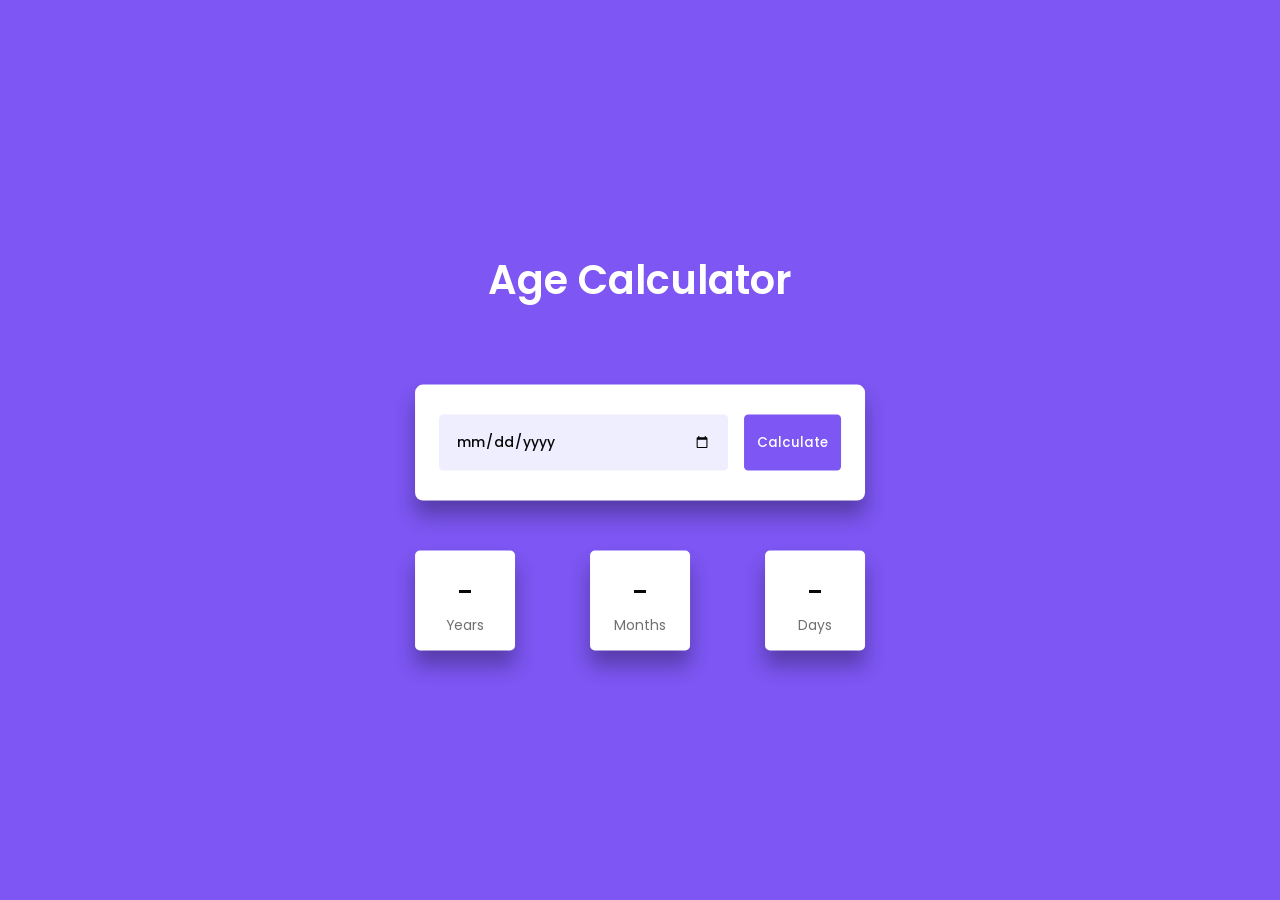
<file: projects/age-calculator-app/index.html>
<!DOCTYPE html>
<html lang="en">
<head>
    <meta charset="UTF-8">
    <meta name="viewport" content="width=device-width, initial-scale=1.0">
    <title>Age Calculator</title>
    <link
      href="https://fonts.googleapis.com/css2?family=Poppins:wght@400;500&display=swap"
      rel="stylesheet"
    />
    <!-- Stylesheet -->
    <link rel="stylesheet" href="style.css" />

</head>
<body>
    <div class="container">
        <h1>Age Calculator</h1>
        <div class="input-wrapper">
            <input type="date" id="date-input">
            <button id="calc-age-btn">Calculate</button>
        </div>
        <div class="output-wrapper">
            <div>
                <span id="years">-</span>
                <p>Years</p>
            </div>
            <div>
                <span id="months">-</span>
                <p>Months</p>
            </div>
            <div>
                <span id="days">-</span>
                <p>Days</p>
            </div>
        </div>
        
    </div>
    <script src="app.js"></script>
</body>
</html>
</file>
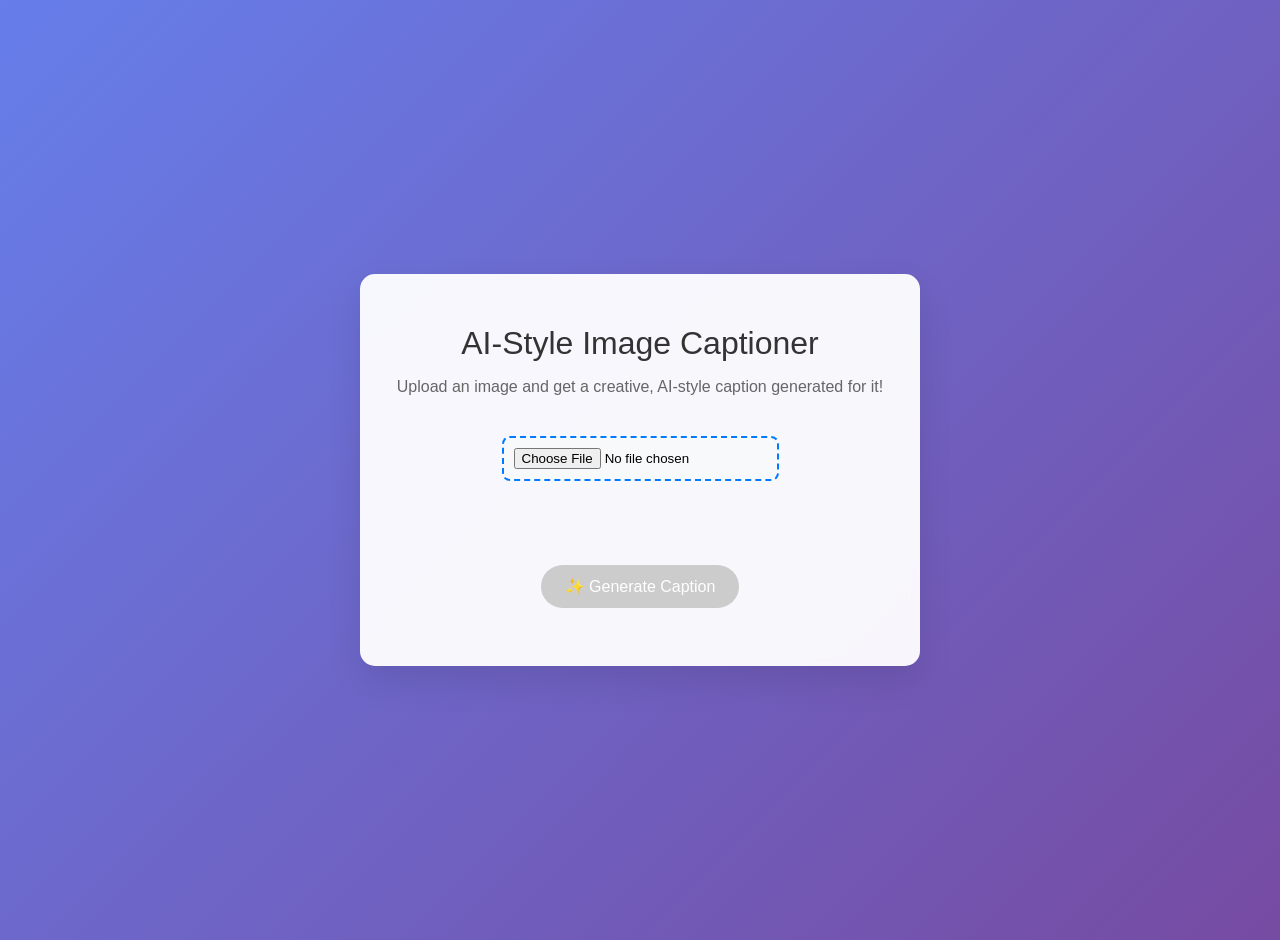
<file: projects/ai-style-image-captioner/index.html>
<!DOCTYPE html>
<html lang="en">
<head>
    <meta charset="UTF-8">
    <meta name="viewport" content="width=device-width, initial-scale=1.0">
    <title>AI-Style Image Captioner</title>
    <link rel="stylesheet" href="style.css">
</head>
<body>
    <div class="container">
        <h1>AI-Style Image Captioner</h1>
        <p>Upload an image and get a creative, AI-style caption generated for it!</p>
        <input type="file" id="imageInput" accept="image/*">
        <br><br>
        <img id="uploadedImage" style="display:none; max-width:100%; height:auto; border-radius:8px;">
        <br><br>
        <button id="generateBtn" disabled>✨ Generate Caption</button>
        <button id="regenerateBtn" style="display:none;">🔄 Regenerate</button>
        <br><br>
        <div id="caption" style="display:none;">
            <h2>Your Caption:</h2>
            <p id="captionText"></p>
            <button id="copyBtn">📋 Copy Caption</button>
        </div>
    </div>
    <script src="script.js"></script>
</body>
</html>
</file>
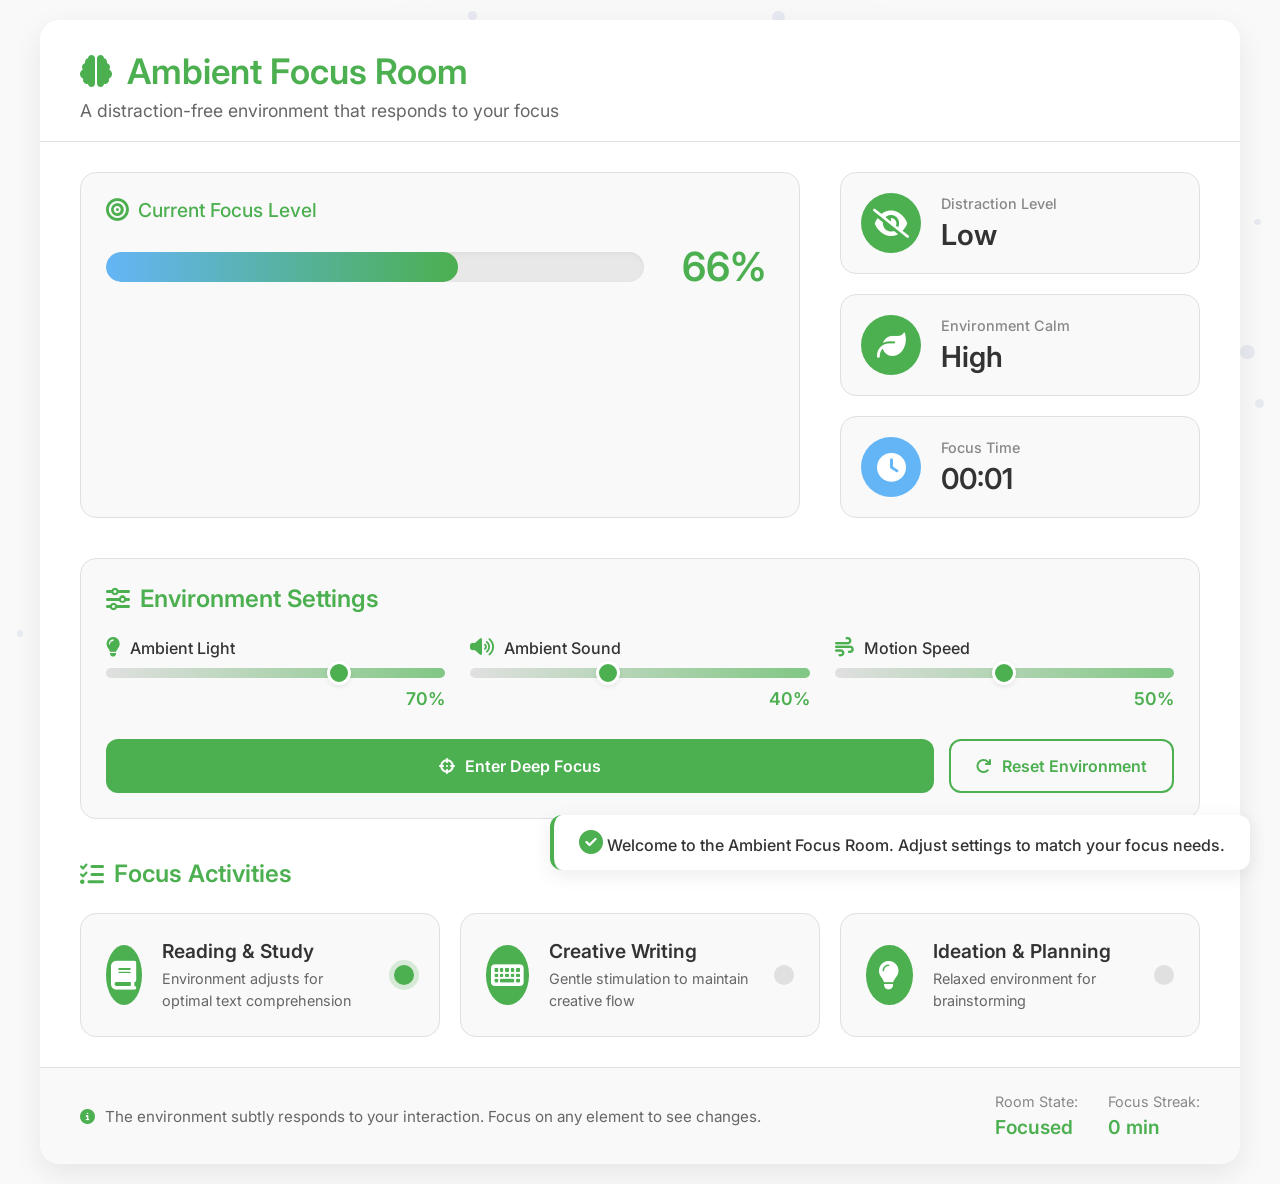
<file: projects/AmbientFocusRoom/index.html>
<!DOCTYPE html>
<html lang="en">
<head>
    <meta charset="UTF-8">
    <meta name="viewport" content="width=device-width, initial-scale=1.0">
    <title>Ambient Focus Room</title>
    <link rel="stylesheet" href="https://cdnjs.cloudflare.com/ajax/libs/font-awesome/6.4.0/css/all.min.css">
    <link rel="stylesheet" href="https://fonts.googleapis.com/css2?family=Inter:wght@300;400;500;600&display=swap">
    <link rel="stylesheet" href="style.css">
</head>
<body>
    <div class="container">
        <!-- Background animation elements -->
        <div class="particles" id="particles"></div>
        <div class="light-beam" id="light-beam"></div>
        <div class="focus-ring" id="focus-ring"></div>
        
        <!-- Main content -->
        <div class="focus-room">
            <header class="room-header">
                <h1><i class="fas fa-brain"></i> Ambient Focus Room</h1>
                <p class="subtitle">A distraction-free environment that responds to your focus</p>
            </header>
            
            <main class="room-content">
                <div class="focus-display">
                    <div class="focus-meter">
                        <div class="meter-label">
                            <i class="fas fa-bullseye"></i>
                            <span>Current Focus Level</span>
                        </div>
                        <div class="meter-container">
                            <div class="meter-bar" id="focus-meter-bar">
                                <div class="meter-fill" id="focus-fill"></div>
                                <div class="meter-markers">
                                    <div class="marker" style="left: 0%;">Low</div>
                                    <div class="marker" style="left: 33%;">Medium</div>
                                    <div class="marker" style="left: 66%;">High</div>
                                    <div class="marker" style="left: 100%;">Peak</div>
                                </div>
                            </div>
                            <div class="meter-value" id="focus-value">65%</div>
                        </div>
                    </div>
                    
                    <div class="focus-stats">
                        <div class="stat-card">
                            <div class="stat-icon" id="distraction-icon">
                                <i class="fas fa-eye-slash"></i>
                            </div>
                            <div class="stat-info">
                                <div class="stat-label">Distraction Level</div>
                                <div class="stat-value" id="distraction-value">Low</div>
                            </div>
                        </div>
                        
                        <div class="stat-card">
                            <div class="stat-icon" id="environment-icon">
                                <i class="fas fa-leaf"></i>
                            </div>
                            <div class="stat-info">
                                <div class="stat-label">Environment Calm</div>
                                <div class="stat-value" id="environment-value">High</div>
                            </div>
                        </div>
                        
                        <div class="stat-card">
                            <div class="stat-icon" id="time-icon">
                                <i class="fas fa-clock"></i>
                            </div>
                            <div class="stat-info">
                                <div class="stat-label">Focus Time</div>
                                <div class="stat-value" id="time-value">12:45</div>
                            </div>
                        </div>
                    </div>
                </div>
                
                <div class="focus-controls">
                    <h2><i class="fas fa-sliders-h"></i> Environment Settings</h2>
                    
                    <div class="control-group">
                        <div class="control-item">
                            <label for="ambient-light">
                                <i class="fas fa-lightbulb"></i>
                                Ambient Light
                            </label>
                            <input type="range" id="ambient-light" min="0" max="100" value="70">
                            <span class="control-value" id="light-value">70%</span>
                        </div>
                        
                        <div class="control-item">
                            <label for="sound-level">
                                <i class="fas fa-volume-up"></i>
                                Ambient Sound
                            </label>
                            <input type="range" id="sound-level" min="0" max="100" value="40">
                            <span class="control-value" id="sound-value">40%</span>
                        </div>
                        
                        <div class="control-item">
                            <label for="motion-speed">
                                <i class="fas fa-wind"></i>
                                Motion Speed
                            </label>
                            <input type="range" id="motion-speed" min="0" max="100" value="50">
                            <span class="control-value" id="motion-value">50%</span>
                        </div>
                    </div>
                    
                    <div class="control-buttons">
                        <button class="btn" id="btn-focus-mode">
                            <i class="fas fa-crosshairs"></i>
                            Enter Deep Focus
                        </button>
                        <button class="btn secondary" id="btn-reset">
                            <i class="fas fa-redo"></i>
                            Reset Environment
                        </button>
                    </div>
                </div>
                
                <div class="focus-activity">
                    <h2><i class="fas fa-tasks"></i> Focus Activities</h2>
                    <div class="activity-list">
                        <div class="activity-card" data-focus="high">
                            <div class="activity-icon">
                                <i class="fas fa-book"></i>
                            </div>
                            <div class="activity-info">
                                <h3>Reading & Study</h3>
                                <p>Environment adjusts for optimal text comprehension</p>
                            </div>
                            <div class="activity-status">
                                <div class="status-indicator active"></div>
                            </div>
                        </div>
                        
                        <div class="activity-card" data-focus="medium">
                            <div class="activity-icon">
                                <i class="fas fa-keyboard"></i>
                            </div>
                            <div class="activity-info">
                                <h3>Creative Writing</h3>
                                <p>Gentle stimulation to maintain creative flow</p>
                            </div>
                            <div class="activity-status">
                                <div class="status-indicator"></div>
                            </div>
                        </div>
                        
                        <div class="activity-card" data-focus="low">
                            <div class="activity-icon">
                                <i class="fas fa-lightbulb"></i>
                            </div>
                            <div class="activity-info">
                                <h3>Ideation & Planning</h3>
                                <p>Relaxed environment for brainstorming</p>
                            </div>
                            <div class="activity-status">
                                <div class="status-indicator"></div>
                            </div>
                        </div>
                    </div>
                </div>
            </main>
            
            <footer class="room-footer">
                <div class="footer-info">
                    <p><i class="fas fa-info-circle"></i> The environment subtly responds to your interaction. Focus on any element to see changes.</p>
                </div>
                <div class="footer-status">
                    <div class="status-item">
                        <span class="status-label">Room State:</span>
                        <span class="status-value" id="room-state">Calm</span>
                    </div>
                    <div class="status-item">
                        <span class="status-label">Focus Streak:</span>
                        <span class="status-value" id="focus-streak">5 min</span>
                    </div>
                </div>
            </footer>
        </div>
        
        <!-- Focus notification -->
        <div class="focus-notification" id="focus-notification">
            <div class="notification-content">
                <i class="fas fa-check-circle"></i>
                <span id="notification-text">Focus level increasing</span>
            </div>
        </div>
    </div>

    <script src="script.js"></script>
</body>
</html>
</file>
<file: time-locked-interface/style.css>
body {
  margin: 0;
  font-family: Arial, sans-serif;
  background: #121212;
  color: #ffffff;
  display: flex;
  flex-direction: column;
  align-items: center;
  justify-content: center;
  height: 100vh;
}

h1 {
  margin-bottom: 10px;
}

#locked-section {
  width: 300px;
  padding: 20px;
  margin: 20px 0;
  text-align: center;
  border-radius: 8px;
  background: #2a2a2a;
  opacity: 0.5;
  transition: all 0.3s ease;
}

#locked-section.unlocked {
  background: #1e7f43;
  opacity: 1;
}

button {
  padding: 8px 16px;
  border: none;
  border-radius: 6px;
  cursor: not-allowed;
  background: #555;
  color: #fff;
}

button.active {
  background: #4caf50;
  cursor: pointer;
}
</file>
<file: projects/15 Sliding Puzzle/style.css>
body {
  font-family: Arial, sans-serif;
  text-align: center;
  background: #f0f8ff;
  padding: 20px;
  margin: 0;
  min-height: 100vh;
  display: flex;
  justify-content: center;   /* Horizontal center */
  align-items: center;       /* Vertical center */
  font-family: Arial, sans-serif;
  background: linear-gradient(135deg, #f5f7fa, #c3cfe2);
}

.container {
  max-width: 400px;
  margin: auto;
  background: white;
  padding: 20px;
  border-radius: 15px;
  box-shadow: 0 5px 15px rgba(0,0,0,0.2);
}

.puzzle {
  display: grid;
  grid-template-columns: repeat(4, 60px);
  grid-gap: 5px;
  justify-content: center;
  margin: 20px 0;
}

.tile {
  width: 60px;
  height: 60px;
  background: #4CAF50;
  color: white;
  display: flex;
  justify-content: center;
  align-items: center;
  font-weight: bold;
  font-size: 1.5rem;
  border-radius: 5px;
  cursor: pointer;
  user-select: none;
  transition: all 0.2s ease;
}

.tile.empty {
  background: #e0e0e0;
  cursor: default;
}

button {
  padding: 10px 20px;
  font-size: 16px;
  border: none;
  border-radius: 8px;
  background-color: #2196F3;
  color: white;
  cursor: pointer;
}

button:hover {
  background-color: #1976D2;
}

h2 {
  margin: 10px 0;
}

/* Mobile responsiveness */
@media (max-width: 400px) {
  .puzzle {
    grid-template-columns: repeat(4, 40px);
    grid-gap: 4px;
  }
  .tile {
    width: 40px;
    height: 40px;
    font-size: 1rem;
  }
}
</file>
<file: projects/2dshooter/style.css>
@import url('https://fonts.googleapis.com/css2?family=Orbitron:wght@400;500;700&family=Rajdhani:wght@300;500;700&display=swap');

* {
    margin: 0;
    padding: 0;
    box-sizing: border-box;
    user-select: none;
}

body {
    font-family: 'Rajdhani', sans-serif;
    background-color: #050510;
    background-image: 
        radial-gradient(circle at 50% 50%, #1a1a3a 0%, #050510 100%);
    color: #e0e0ff;
    min-height: 100vh;
    display: flex;
    flex-direction: column;
    align-items: center;
    justify-content: center;
    overflow-x: hidden;
}

.game-container {
    display: flex;
    flex-direction: column;
    align-items: center;
    gap: 1.5rem;
    width: 100%;
    max-width: 1000px;
    padding: 20px;
}

/* Header Styling */
header {
    text-align: center;
    margin-bottom: 10px;
}

h1 {
    font-family: 'Orbitron', sans-serif;
    font-size: 3rem;
    text-transform: uppercase;
    letter-spacing: 4px;
    background: linear-gradient(90deg, #00f2ff, #00ff9d);
    -webkit-background-clip: text;
    background-clip: text;
    color: transparent;
    text-shadow: 0 0 20px rgba(0, 242, 255, 0.5);
    margin-bottom: 0.5rem;
}

.subtitle {
    color: #8a8ab5;
    font-size: 1.1rem;
    letter-spacing: 1px;
}

/* Game Wrapper & HUD */
.game-wrapper {
    position: relative;
    width: 800px;
    height: 600px;
    border-radius: 4px;
    box-shadow: 
        0 0 0 1px #333,
        0 0 20px rgba(0, 0, 0, 0.8),
        0 0 40px rgba(0, 242, 255, 0.1);
    background: #000;
    overflow: hidden;
}

#gameCanvas {
    display: block;
    width: 100%;
    height: 100%;
}

/* HUD Layer */
#ui-layer {
    position: absolute;
    top: 0;
    left: 0;
    width: 100%;
    height: 100%;
    pointer-events: none; /* Let clicks pass through to canvas */
    padding: 20px;
    display: flex;
    flex-direction: column;
    justify-content: space-between;
}

.hud-top-bar {
    display: flex;
    justify-content: space-between;
    align-items: flex-start;
    width: 100%;
}

.hud-group {
    background: rgba(10, 15, 30, 0.7);
    backdrop-filter: blur(8px);
    border: 1px solid rgba(0, 242, 255, 0.3);
    padding: 15px;
    border-radius: 4px; /* Angled corners could go here */
    width: 250px;
    box-shadow: 0 0 15px rgba(0, 0, 0, 0.5);
}

.hud-label {
    font-family: 'Orbitron', sans-serif;
    font-size: 0.7rem;
    color: #00f2ff;
    margin-bottom: 8px;
    letter-spacing: 1px;
}

/* Health Bars */
.health-bar-container {
    width: 100%;
    height: 12px;
    background: #1a1a2e;
    border: 1px solid #333;
    position: relative;
    overflow: hidden;
}

.health-fill {
    height: 100%;
    background: linear-gradient(90deg, #00f2ff, #00aaff);
    box-shadow: 0 0 10px #00f2ff;
    transition: width 0.3s cubic-bezier(0.2, 0.8, 0.2, 1);
}

.enemy-health .health-fill {
    background: linear-gradient(90deg, #ff4d4d, #ff8c00);
    box-shadow: 0 0 10px #ff4d4d;
}

/* Score Display */
.hud-center {
    display: flex;
    justify-content: center;
}

.score-display {
    text-align: center;
    background: rgba(0, 0, 0, 0.5);
    border: 1px solid rgba(255, 255, 255, 0.1);
    padding: 10px 30px;
    border-radius: 0 0 10px 10px;
    margin-top: -20px; /* Attach to top */
    backdrop-filter: blur(5px);
}

.score-label {
    display: block;
    font-size: 0.8rem;
    color: #888;
    letter-spacing: 2px;
}

#score-value {
    font-family: 'Orbitron', sans-serif;
    font-size: 2.5rem;
    color: #fff;
    text-shadow: 0 0 10px rgba(255, 255, 255, 0.5);
}

/* Enemy Metrics */
.enemy-metrics {
    display: flex;
    justify-content: space-between;
    margin-top: 10px;
    font-size: 0.9rem;
}

.metric {
    display: flex;
    flex-direction: column;
}

.metric span:first-child {
    font-size: 0.7rem;
    color: #888;
}

.metric-val {
    font-family: 'Orbitron', sans-serif;
    color: #ff9d00;
}

/* Game Over Screen */
#game-over-screen {
    position: absolute;
    top: 0;
    left: 0;
    width: 100%;
    height: 100%;
    background: rgba(10, 5, 20, 0.85);
    backdrop-filter: blur(15px);
    display: flex;
    flex-direction: column;
    align-items: center;
    justify-content: center;
    z-index: 100;
    pointer-events: auto; /* Capture clicks */
    animation: fadeIn 0.5s ease;
}

.hidden {
    display: none !important;
}

h2.glitch-text {
    font-family: 'Orbitron', sans-serif;
    font-size: 4rem;
    color: #ff3333;
    text-shadow: 2px 2px 0px #00ffff;
    letter-spacing: 5px;
    margin-bottom: 2rem;
}

.final-score {
    font-size: 2rem;
    color: #fff;
    margin-bottom: 3rem;
}

.cyber-btn {
    background: transparent;
    border: 2px solid #00f2ff;
    color: #00f2ff;
    font-family: 'Orbitron', sans-serif;
    font-size: 1.2rem;
    padding: 1rem 3rem;
    cursor: pointer;
    text-transform: uppercase;
    letter-spacing: 2px;
    transition: all 0.3s ease;
    box-shadow: 0 0 15px rgba(0, 242, 255, 0.2);
}

.cyber-btn:hover {
    background: rgba(0, 242, 255, 0.1);
    box-shadow: 0 0 30px rgba(0, 242, 255, 0.6);
    text-shadow: 0 0 8px #00f2ff;
    transform: scale(1.05);
}

/* Controls Hint at Bottom */
.controls {
    display: flex;
    gap: 20px;
    justify-content: center;
    margin-top: 20px;
    opacity: 0.7;
}

.control-item {
    font-size: 0.9rem;
    display: flex;
    align-items: center;
    gap: 8px;
    background: rgba(255, 255, 255, 0.05);
    padding: 8px 16px;
    border-radius: 20px;
}

@keyframes fadeIn {
    from { opacity: 0; }
    to { opacity: 1; }
}

/* Mobile Responsiveness */
@media (max-width: 850px) {
    .game-wrapper {
        width: 100%;
        height: auto;
        aspect-ratio: 4/3;
    }
    
    .hud-group {
        width: 40%;
        padding: 10px;
    }
    
    h1 { font-size: 2rem; }
    
    #score-value { font-size: 1.8rem; }
}
</file>
<file: projects/Add Interview-Scheduler-project/style.css>
:root{
  --bg: #070A12;
  --panel: rgba(255,255,255,0.06);
  --panel2: rgba(255,255,255,0.08);
  --border: rgba(255,255,255,0.10);
  --border2: rgba(255,255,255,0.14);
  --text: rgba(255,255,255,0.90);
  --muted: rgba(255,255,255,0.62);
  --faint: rgba(255,255,255,0.45);
  --shadow: 0 14px 40px rgba(0,0,0,0.45);
  --shadow2: 0 10px 26px rgba(0,0,0,0.40);
  --ring: 0 0 0 3px rgba(102, 153, 255, 0.22);
  --accent: #6AA7FF;
  --accent2: #8A5CFF;
  --danger: #FF5C6C;
  --ok: #3EE6A6;
  --warn: #FFB020;
  --radius: 16px;
  --radius2: 22px;
  --mono: ui-monospace, SFMono-Regular, Menlo, Monaco, Consolas, "Liberation Mono", "Courier New", monospace;
  --sans: ui-sans-serif, system-ui, -apple-system, Segoe UI, Roboto, Helvetica, Arial, "Apple Color Emoji", "Segoe UI Emoji";
}

*{ box-sizing: border-box; }
html, body{ height: 100%; }
body{
  margin: 0;
  font-family: var(--sans);
  color: var(--text);
  background:
    radial-gradient(1100px 700px at 12% 8%, rgba(106,167,255,0.14), transparent 55%),
    radial-gradient(900px 650px at 88% 18%, rgba(138,92,255,0.12), transparent 55%),
    radial-gradient(900px 750px at 55% 92%, rgba(255,176,32,0.06), transparent 55%),
    linear-gradient(180deg, #05060A, var(--bg));
}

.app{
  min-height: 100%;
  padding: 28px 18px 36px;
}

.container{
  max-width: 1440px;
  margin: 0 auto;
}

.topbar{
  display: flex;
  align-items: center;
  justify-content: space-between;
  gap: 16px;
  padding: 16px 16px;
  border: 1px solid var(--border);
  background: linear-gradient(180deg, rgba(255,255,255,0.07), rgba(255,255,255,0.04));
  border-radius: var(--radius2);
  box-shadow: var(--shadow2);
  backdrop-filter: blur(10px);
}

.brand{
  display: flex;
  align-items: center;
  gap: 12px;
  min-width: 260px;
}

.brandMark{
  position: relative;
  width: 42px;
  height: 42px;
  border-radius: 14px;
  border: 1px solid var(--border2);
  background:
    radial-gradient(18px 18px at 35% 30%, rgba(106,167,255,0.55), rgba(106,167,255,0.08) 60%, transparent 75%),
    radial-gradient(18px 18px at 75% 70%, rgba(138,92,255,0.45), rgba(138,92,255,0.06) 60%, transparent 75%),
    rgba(255,255,255,0.05);
  overflow: hidden;
}

.brandMark .dot{
  position: absolute;
  width: 10px;
  height: 10px;
  left: 11px;
  top: 12px;
  border-radius: 50%;
  background: var(--accent);
  filter: drop-shadow(0 0 12px rgba(106,167,255,0.45));
}

.brandMark .ring{
  position: absolute;
  width: 30px;
  height: 30px;
  left: 10px;
  top: 9px;
  border-radius: 50%;
  border: 1px solid rgba(255,255,255,0.18);
  box-shadow: inset 0 0 0 1px rgba(0,0,0,0.18);
}

.brandText .title{
  font-size: 16px;
  font-weight: 700;
  letter-spacing: 0.2px;
}
.brandText .subtitle{
  margin-top: 2px;
  font-size: 12px;
  color: var(--muted);
}

.topActions{
  display: flex;
  gap: 10px;
  flex-wrap: wrap;
  justify-content: flex-end;
}

.grid{
  display: grid;
  grid-template-columns: 1fr 1.35fr;
  gap: 16px;
  margin-top: 16px;
}

@media (max-width: 1060px){
  .grid{ grid-template-columns: 1fr; }
  .brand{ min-width: auto; }
}

.card{
  border: 1px solid var(--border);
  background: rgba(255,255,255,0.05);
  border-radius: var(--radius2);
  box-shadow: var(--shadow);
  backdrop-filter: blur(10px);
}

.cardHead{
  display: flex;
  align-items: center;
  justify-content: space-between;
  gap: 12px;
  padding: 14px 14px 10px;
  border-bottom: 1px solid rgba(255,255,255,0.08);
}

.cardTitle{
  display: flex;
  align-items: center;
  gap: 10px;
  font-weight: 700;
  font-size: 14px;
  letter-spacing: 0.2px;
  color: rgba(255,255,255,0.92);
}

.saveMeta{
  display: flex;
  align-items: center;
  gap: 10px;
}

.pill{
  display: inline-flex;
  align-items: center;
  gap: 8px;
  padding: 8px 10px;
  border-radius: 999px;
  border: 1px solid rgba(255,255,255,0.10);
  background: rgba(0,0,0,0.25);
  color: var(--muted);
  font-size: 12px;
}

.formCard form{
  padding: 12px 14px 14px;
}

.formGrid{
  display: grid;
  grid-template-columns: 1fr 1fr;
  gap: 12px;
}

@media (max-width: 720px){
  .formGrid{ grid-template-columns: 1fr; }
}

.field{
  display: flex;
  flex-direction: column;
  gap: 6px;
}

.field.span2{
  grid-column: span 2;
}
@media (max-width: 720px){
  .field.span2{ grid-column: span 1; }
}

label{
  font-size: 12px;
  color: rgba(255,255,255,0.80);
  letter-spacing: 0.2px;
}

.control{
  position: relative;
}

.control.hasIcon i{
  position: absolute;
  left: 12px;
  top: 50%;
  transform: translateY(-50%);
  color: rgba(255,255,255,0.55);
  pointer-events: none;
}

input, select, textarea{
  width: 100%;
  border: 1px solid rgba(255,255,255,0.12);
  background: rgba(10,12,18,0.58);
  color: rgba(255,255,255,0.90);
  border-radius: 14px;
  padding: 11px 12px;
  outline: none;
  transition: border-color 180ms ease, box-shadow 180ms ease, transform 180ms ease, background 180ms ease;
  font-size: 13px;
}

.control.hasIcon input,
.control.hasIcon select{
  padding-left: 36px;
}

textarea{
  resize: vertical;
  min-height: 86px;
  line-height: 1.35;
}

input::placeholder, textarea::placeholder{
  color: rgba(255,255,255,0.40);
}

input:focus, select:focus, textarea:focus{
  border-color: rgba(106,167,255,0.55);
  box-shadow: var(--ring);
  background: rgba(10,12,18,0.72);
}

input:hover, select:hover, textarea:hover{
  border-color: rgba(255,255,255,0.18);
}

select{
  appearance: none;
  background-image:
    linear-gradient(45deg, transparent 50%, rgba(255,255,255,0.55) 50%),
    linear-gradient(135deg, rgba(255,255,255,0.55) 50%, transparent 50%);
  background-position:
    calc(100% - 18px) calc(50% - 2px),
    calc(100% - 13px) calc(50% - 2px);
  background-size: 6px 6px;
  background-repeat: no-repeat;
  padding-right: 34px;
}

/* Themed dropdown options */
select option{
  background: #0B0E16;
  color: rgba(255,255,255,0.92);
}

.hint{
  font-size: 11px;
  color: var(--faint);
}

.error{
  min-height: 14px;
  font-size: 11px;
  color: rgba(255, 92, 108, 0.92);
}

.isInvalid input,
.isInvalid select,
.isInvalid textarea{
  border-color: rgba(255, 92, 108, 0.55);
  box-shadow: 0 0 0 3px rgba(255, 92, 108, 0.14);
}

.formActions{
  display: flex;
  align-items: center;
  gap: 10px;
  margin-top: 12px;
}

.btn{
  border: 1px solid rgba(255,255,255,0.12);
  background: rgba(255,255,255,0.06);
  color: rgba(255,255,255,0.90);
  border-radius: 14px;
  padding: 10px 12px;
  cursor: pointer;
  display: inline-flex;
  align-items: center;
  gap: 10px;
  font-size: 13px;
  transition: transform 140ms ease, border-color 140ms ease, background 140ms ease, box-shadow 140ms ease;
  user-select: none;
}

.btn i{
  color: rgba(255,255,255,0.70);
}

.btn:hover{
  transform: translateY(-1px);
  border-color: rgba(255,255,255,0.18);
  background: rgba(255,255,255,0.08);
  box-shadow: 0 10px 24px rgba(0,0,0,0.30);
}

.btn:active{
  transform: translateY(0px);
}

.btn:focus{
  outline: none;
  box-shadow: var(--ring);
  border-color: rgba(106,167,255,0.45);
}

.btn.primary{
  border-color: rgba(106,167,255,0.35);
  background: linear-gradient(135deg, rgba(106,167,255,0.24), rgba(138,92,255,0.16));
}

.btn.primary:hover{
  border-color: rgba(106,167,255,0.55);
  background: linear-gradient(135deg, rgba(106,167,255,0.30), rgba(138,92,255,0.20));
}

.btn.ghost{
  background: rgba(0,0,0,0.20);
}

.btn.danger{
  border-color: rgba(255, 92, 108, 0.25);
}

.btn.danger:hover{
  border-color: rgba(255, 92, 108, 0.45);
  box-shadow: 0 10px 24px rgba(255, 92, 108, 0.10);
}

.iconBtn{
  width: 38px;
  height: 38px;
  border-radius: 12px;
  border: 1px solid rgba(255,255,255,0.12);
  background: rgba(255,255,255,0.06);
  display: grid;
  place-items: center;
  cursor: pointer;
  transition: transform 140ms ease, border-color 140ms ease, background 140ms ease, box-shadow 140ms ease;
  color: rgba(255,255,255,0.86);
}
.iconBtn:hover{
  transform: translateY(-1px);
  border-color: rgba(255,255,255,0.18);
  background: rgba(255,255,255,0.08);
  box-shadow: 0 10px 22px rgba(0,0,0,0.28);
}

.tableCard .tableWrap{
  padding: 10px 14px 14px;
}

.tableTools{
  display: flex;
  gap: 10px;
  flex-wrap: wrap;
  justify-content: flex-end;
}

.miniField, .miniSelect{
  position: relative;
  display: flex;
  align-items: center;
}

.miniField i, .miniSelect i{
  position: absolute;
  left: 12px;
  color: rgba(255,255,255,0.55);
  pointer-events: none;
}

.miniField input,
.miniSelect select{
  border-radius: 999px;
  padding: 10px 12px 10px 36px;
  font-size: 12px;
  min-width: 240px;
}

.miniSelect select{
  min-width: 160px;
}

@media (max-width: 520px){
  .miniField input, .miniSelect select{ min-width: 100%; }
}

.table{
  width: 100%;
  border-collapse: separate;
  border-spacing: 0;
  overflow: hidden;
}

.table thead th{
  text-align: left;
  font-size: 11px;
  color: rgba(255,255,255,0.68);
  font-weight: 700;
  padding: 10px 10px;
  border-bottom: 1px solid rgba(255,255,255,0.10);
  position: sticky;
  top: 0;
  background: rgba(12,14,20,0.72);
  backdrop-filter: blur(10px);
  z-index: 1;
}

.table tbody td{
  padding: 10px 10px;
  border-bottom: 1px solid rgba(255,255,255,0.06);
  font-size: 12px;
  color: rgba(255,255,255,0.86);
  vertical-align: middle;
}

.table tbody tr{
  transition: background 140ms ease;
}
.table tbody tr:hover{
  background: rgba(255,255,255,0.035);
}

.colActions{
  width: 130px;
  text-align: right;
}

.rowActions{
  display: inline-flex;
  justify-content: flex-end;
  gap: 8px;
  width: 100%;
}

.smallBtn{
  border: 1px solid rgba(255,255,255,0.12);
  background: rgba(255,255,255,0.06);
  color: rgba(255,255,255,0.88);
  border-radius: 12px;
  padding: 8px 10px;
  cursor: pointer;
  font-size: 12px;
  display: inline-flex;
  align-items: center;
  gap: 8px;
  transition: transform 140ms ease, border-color 140ms ease, background 140ms ease, box-shadow 140ms ease;
}
.smallBtn:hover{
  transform: translateY(-1px);
  border-color: rgba(255,255,255,0.18);
  background: rgba(255,255,255,0.08);
  box-shadow: 0 10px 22px rgba(0,0,0,0.26);
}
.smallBtn.danger{
  border-color: rgba(255, 92, 108, 0.22);
}
.smallBtn.danger:hover{
  border-color: rgba(255, 92, 108, 0.42);
  box-shadow: 0 10px 22px rgba(255, 92, 108, 0.10);
}

.chip{
  display: inline-flex;
  align-items: center;
  gap: 8px;
  padding: 6px 10px;
  border-radius: 999px;
  border: 1px solid rgba(255,255,255,0.12);
  background: rgba(0,0,0,0.22);
  color: rgba(255,255,255,0.86);
  font-size: 11px;
  white-space: nowrap;
}

.chip .dot{
  width: 8px;
  height: 8px;
  border-radius: 50%;
  background: rgba(255,255,255,0.45);
}

.chip[data-s="scheduled"] .dot{ background: rgba(106,167,255,0.95); }
.chip[data-s="confirmed"] .dot{ background: rgba(62,230,166,0.95); }
.chip[data-s="reschedule"] .dot{ background: rgba(255,176,32,0.95); }
.chip[data-s="completed"] .dot{ background: rgba(255,255,255,0.75); }
.chip[data-s="cancelled"] .dot{ background: rgba(255,92,108,0.95); }

.tableFoot{
  display: flex;
  justify-content: space-between;
  gap: 12px;
  padding: 10px 14px 14px;
  border-top: 1px solid rgba(255,255,255,0.08);
}

.muted{
  color: var(--muted);
  font-size: 12px;
}

.empty{
  border: 1px dashed rgba(255,255,255,0.14);
  background: rgba(0,0,0,0.18);
  border-radius: 18px;
  padding: 18px;
  margin-top: 12px;
  text-align: center;
}

.emptyIcon{
  width: 44px;
  height: 44px;
  margin: 0 auto 10px;
  border-radius: 16px;
  display: grid;
  place-items: center;
  background: rgba(255,255,255,0.06);
  border: 1px solid rgba(255,255,255,0.12);
}

.emptyTitle{
  font-weight: 800;
  font-size: 13px;
}

.emptyDesc{
  margin-top: 4px;
  font-size: 12px;
  color: var(--muted);
}

/* Signature UI element: subtle signal rail near primary actions */
.sig{
  margin-left: auto;
  display: inline-flex;
  align-items: center;
  gap: 7px;
  padding: 10px 12px;
  border-radius: 999px;
  border: 1px solid rgba(255,255,255,0.10);
  background: rgba(0,0,0,0.18);
}
.sigDot{
  width: 7px;
  height: 7px;
  border-radius: 50%;
  background: rgba(255,255,255,0.22);
  box-shadow: 0 0 0 rgba(0,0,0,0);
  animation: sigPulse 2.6s ease-in-out infinite;
}
.sigDot:nth-child(2){ animation-delay: 0.25s; }
.sigDot:nth-child(3){ animation-delay: 0.5s; }

@keyframes sigPulse{
  0%, 100%{ background: rgba(255,255,255,0.22); box-shadow: 0 0 0 rgba(0,0,0,0); }
  50%{ background: rgba(106,167,255,0.65); box-shadow: 0 0 18px rgba(106,167,255,0.22); }
}

.about{
  margin-top: 16px;
  padding-bottom: 14px;
}

.aboutText{
  padding: 12px 14px 0;
  color: rgba(255,255,255,0.78);
  line-height: 1.5;
  font-size: 13px;
}

.social{
  padding: 12px 14px 0;
  display: flex;
  flex-wrap: wrap;
  gap: 10px;
}

.socialBtn{
  text-decoration: none;
  color: rgba(255,255,255,0.90);
  border: 1px solid rgba(255,255,255,0.12);
  background: rgba(255,255,255,0.06);
  padding: 10px 12px;
  border-radius: 14px;
  display: inline-flex;
  align-items: center;
  gap: 10px;
  transition: transform 140ms ease, border-color 140ms ease, background 140ms ease, box-shadow 140ms ease;
  font-size: 13px;
}
.socialBtn i{ color: rgba(255,255,255,0.75); }
.socialBtn:hover{
  transform: translateY(-1px);
  border-color: rgba(255,255,255,0.18);
  background: rgba(255,255,255,0.08);
  box-shadow: 0 10px 22px rgba(0,0,0,0.28);
}

/* Modal */
.modal{
  position: fixed;
  inset: 0;
  display: none;
  z-index: 50;
}
.modal.isOpen{ display: block; }

.backdrop{
  position: absolute;
  inset: 0;
  background: rgba(0,0,0,0.62);
  backdrop-filter: blur(6px);
}

.dialog{
  position: relative;
  width: min(520px, calc(100% - 24px));
  margin: 10vh auto 0;
  border-radius: 22px;
  border: 1px solid rgba(255,255,255,0.14);
  background: rgba(10,12,18,0.90);
  box-shadow: 0 20px 60px rgba(0,0,0,0.62);
  overflow: hidden;
  transform: translateY(6px);
  animation: popIn 160ms ease forwards;
}

@keyframes popIn{
  to{ transform: translateY(0); }
}

.dialogHead{
  display: flex;
  align-items: center;
  justify-content: space-between;
  gap: 12px;
  padding: 14px 14px 10px;
  border-bottom: 1px solid rgba(255,255,255,0.08);
}

.dialogTitle{
  display: flex;
  align-items: center;
  gap: 10px;
  font-weight: 800;
  letter-spacing: 0.2px;
  font-size: 14px;
}

.dialogBody{
  padding: 14px;
}

.dialogDesc{
  font-size: 13px;
  color: rgba(255,255,255,0.86);
  line-height: 1.5;
}

.dialogMeta{
  margin-top: 8px;
}

.dialogActions{
  padding: 12px 14px 14px;
  display: flex;
  justify-content: flex-end;
  gap: 10px;
  border-top: 1px solid rgba(255,255,255,0.08);
}

/* Print only the table area (content), not the whole page */
@media print{
  body{ background: #fff; color: #000; }
  .topbar, .formCard, .about, .modal, .app{ display: none !important; }
  #printArea{ display: block !important; }
  .tableCard{
    display: block !important;
    border: none !important;
    background: transparent !important;
    box-shadow: none !important;
  }
  .tableHead, .tableTools, .tableFoot{ display: none !important; }
  .table thead th{
    position: static !important;
    background: transparent !important;
    color: #000 !important;
    border-bottom: 1px solid #ddd !important;
  }
  .table tbody td{
    color: #000 !important;
    border-bottom: 1px solid #eee !important;
  }
  .chip{
    border: 1px solid #ddd !important;
    background: transparent !important;
    color: #000 !important;
  }
}
</file>
<file: projects/Advanced Whiteboard/style.css>
:root {
    --bg-color: #f0f2f5;
    --panel-bg: rgba(255, 255, 255, 0.95);
    --accent: #007aff;
    --dark: #1c1c1e;
}

body {
    margin: 0; padding: 0; overflow: hidden;
    font-family: system-ui, -apple-system, sans-serif;
    background: var(--bg-color);
    background-image: radial-gradient(#d1d1d1 1px, transparent 1px);
    background-size: 25px 25px;
}

canvas { display: block; }

.panel {
    position: absolute;
    background: var(--panel-bg);
    backdrop-filter: blur(10px);
    border-radius: 16px;
    box-shadow: 0 8px 32px rgba(0,0,0,0.1);
    border: 1px solid rgba(255,255,255,0.4);
    padding: 12px;
    z-index: 10;
}

/* Sidebar Toolbar */
.toolbar {
    top: 20px; left: 20px;
    width: 72px;
    display: flex;
    flex-direction: column;
    align-items: center;
    gap: 8px;
}

.toolbar label {
    font-size: 9px;
    font-weight: 800;
    text-transform: uppercase;
    color: #aaa;
    margin: 4px 0;
}

.tool {
    width: 44px; height: 44px;
    display: flex; align-items: center; justify-content: center;
    border-radius: 12px;
    cursor: pointer;
    transition: 0.2s;
    font-size: 1.2rem;
}

.tool:hover { 
    background: rgba(0,0,0,0.05); 
}

.tool.active { 
    background: var(--dark); color: white; 
}

.shape-grid { 
    display: grid; 
    grid-template-columns: 1fr 1fr; gap: 4px; 
}

.shape-grid .tool { 
    width: 30px; 
    height: 30px; 
    font-size: 0.9rem; 
    border-radius: 8px; 
}

.separator { 
    width: 30px; 
    height: 1px; 
    background: #eee; 
    margin: 4px 0; 
}

.color-picker { 
    display: grid; 
    grid-template-columns: 1fr 1fr; 
    gap: 6px; 
}

.swatch {
    width: 24px; height: 24px;
    border-radius: 50%;
    cursor: pointer;
    border: 2px solid white;
    box-shadow: 0 0 0 1px #ddd;
}
.swatch.active { 
    transform: scale(1.2); 
    box-shadow: 0 0 0 2px var(--accent); 
}

/* Top Right Info */
.info-panel { 
    top: 20px; 
    right: 20px; 
    min-width: 140px; 
    text-align: center; 
}

.stat-item { 
    margin-bottom: 8px; 
    font-size: 13px; 
    font-weight: 600; 
}

.clear-btn {
    background: #ff3b30;
    color: white;
    border: none;
    padding: 8px 12px;
    border-radius: 8px;
    font-size: 12px;
    font-weight: bold;
    cursor: pointer;
    width: 100%;
}
</file>
<file: projects/age-calculator-app/style.css>
* {
  padding: 0;
  margin: 0;
  box-sizing: border-box;
  font-family: "Poppins", sans-serif;
}
body {
  background-color: #7d56f3;
}
.container {
  width: min(60%, 28.12em);
  position: absolute;
  transform: translate(-50%, -50%);
  top: 50%;
  left: 50%;
}
.container * {
  border: none;
  outline: none;
}
h1{
    color:#ffffff;
    font-size: 2.5em;
    margin-bottom: 1.87em;
    font-weight: 600;
    text-align: center;
}
.input-wrapper{
    background-color: #ffffff;
    padding:1.87em 1.5em;
    border-radius: 0.5em;
    box-shadow:0 0.93em 1.25em rgba(0,0,0,0.3);
    margin-bottom: 3.12em;
    display:grid;
    grid-template-columns: 9fr 3fr;
    gap:1em;
}
input ,
button{
    font-weight: 500;
    border-radius: 0.31em;

}
input {
  background-color: #eeeeff;
  color: #080808;
  padding: 1.2em 1.25em;
  font-size: 0.87em;
}
button{
    color:#ffffff;
    background-color: #7d56f3;
}
.output-wrapper{
   width:100%;
   display:flex;
   justify-content: space-between;
}
.output-wrapper div{
    height:6.25em;
    width: 6.25em;
    background-color: #ffffff;
    border-radius: 0.31em;
    color:#080808;
    display:grid;
    place-items: center;
    padding:1.25em 0em;
    box-shadow: 0 0.93em 1.25em rgba(0, 0, 0, 0.3);
}
span{
    font-size: 1.87em;
    font-weight: 500;
}
p{
    font-size: 0.87em;
    color:#707070;
    font-weight: 400;
}
</file>
<file: projects/ai-style-image-captioner/style.css>
body {
    font-family: 'Segoe UI', Tahoma, Geneva, Verdana, sans-serif;
    background: linear-gradient(135deg, #667eea 0%, #764ba2 100%);
    display: flex;
    justify-content: center;
    align-items: center;
    min-height: 100vh;
    margin: 0;
    padding: 20px;
}

.container {
    background: rgba(255, 255, 255, 0.95);
    padding: 30px;
    border-radius: 15px;
    box-shadow: 0 15px 35px rgba(0,0,0,0.1);
    text-align: center;
    max-width: 500px;
    width: 100%;
    backdrop-filter: blur(10px);
}

h1 {
    color: #333;
    margin-bottom: 10px;
    font-weight: 300;
}

p {
    color: #666;
    margin-bottom: 20px;
}

input[type="file"] {
    margin: 20px 0;
    padding: 10px;
    border: 2px dashed #007bff;
    border-radius: 8px;
    background: #f8f9fa;
    cursor: pointer;
    transition: border-color 0.3s ease;
}

input[type="file"]:hover {
    border-color: #0056b3;
}

button {
    padding: 12px 24px;
    background: linear-gradient(45deg, #007bff, #0056b3);
    color: white;
    border: none;
    border-radius: 25px;
    cursor: pointer;
    margin: 10px;
    font-size: 16px;
    transition: all 0.3s ease;
    box-shadow: 0 4px 15px rgba(0,123,255,0.3);
}

button:hover {
    transform: translateY(-2px);
    box-shadow: 0 6px 20px rgba(0,123,255,0.4);
}

button:disabled {
    background: #ccc;
    cursor: not-allowed;
    transform: none;
    box-shadow: none;
}

#uploadedImage {
    max-height: 300px;
    border-radius: 10px;
    margin: 20px 0;
    box-shadow: 0 5px 15px rgba(0,0,0,0.2);
    transition: transform 0.3s ease;
}

#uploadedImage:hover {
    transform: scale(1.05);
}

#caption {
    animation: fadeIn 0.5s ease-in;
}

@keyframes fadeIn {
    from { opacity: 0; transform: translateY(20px); }
    to { opacity: 1; transform: translateY(0); }
}

#captionText {
    font-style: italic;
    color: #555;
    margin: 15px 0;
    font-size: 18px;
    line-height: 1.4;
}
</file>
<file: projects/AmbientFocusRoom/style.css>
* {
    margin: 0;
    padding: 0;
    box-sizing: border-box;
    font-family: 'Inter', sans-serif;
}

:root {
    --primary-bg: #f9f9f9;
    --secondary-bg: #ffffff;
    --accent-color: #4a6fa5;
    --accent-light: #6b8cc6;
    --accent-dark: #3a5680;
    --text-primary: #333333;
    --text-secondary: #666666;
    --text-light: #888888;
    --border-color: #e0e0e0;
    --shadow-light: rgba(0, 0, 0, 0.05);
    --shadow-medium: rgba(0, 0, 0, 0.08);
    --success-color: #4caf50;
    --warning-color: #ff9800;
    --low-focus-color: #ffb74d;
    --medium-focus-color: #64b5f6;
    --high-focus-color: #4caf50;
    --peak-focus-color: #2e7d32;
    --transition-speed: 0.3s;
}

body {
    background-color: var(--primary-bg);
    color: var(--text-primary);
    min-height: 100vh;
    overflow-x: hidden;
}

.container {
    min-height: 100vh;
    display: flex;
    justify-content: center;
    align-items: center;
    padding: 20px;
    position: relative;
}

/* Background animation elements */
.particles {
    position: fixed;
    top: 0;
    left: 0;
    width: 100%;
    height: 100%;
    pointer-events: none;
    z-index: 1;
}

.light-beam {
    position: fixed;
    top: 0;
    left: 0;
    width: 100%;
    height: 100%;
    background: radial-gradient(circle at 50% 50%, rgba(74, 111, 165, 0.05) 0%, transparent 70%);
    pointer-events: none;
    z-index: 1;
    opacity: 0.5;
    transition: opacity var(--transition-speed);
}

.focus-ring {
    position: fixed;
    border-radius: 50%;
    border: 2px solid rgba(74, 111, 165, 0.1);
    pointer-events: none;
    z-index: 1;
    transition: all 1s ease;
}

/* Main focus room */
.focus-room {
    width: 100%;
    max-width: 1200px;
    background-color: var(--secondary-bg);
    border-radius: 20px;
    box-shadow: 0 10px 30px var(--shadow-medium);
    overflow: hidden;
    z-index: 10;
    position: relative;
    transition: transform var(--transition-speed), box-shadow var(--transition-speed);
}

.focus-room:hover {
    transform: translateY(-5px);
    box-shadow: 0 15px 40px var(--shadow-medium);
}

.room-header {
    padding: 30px 40px 20px;
    border-bottom: 1px solid var(--border-color);
    background-color: var(--secondary-bg);
}

.room-header h1 {
    font-size: 2.2rem;
    font-weight: 600;
    color: var(--accent-color);
    margin-bottom: 8px;
    display: flex;
    align-items: center;
    gap: 15px;
}

.room-header h1 i {
    font-size: 2rem;
}

.subtitle {
    color: var(--text-secondary);
    font-size: 1.1rem;
    font-weight: 400;
}

.room-content {
    padding: 30px 40px;
}

/* Focus display */
.focus-display {
    display: grid;
    grid-template-columns: 2fr 1fr;
    gap: 40px;
    margin-bottom: 40px;
}

@media (max-width: 992px) {
    .focus-display {
        grid-template-columns: 1fr;
    }
}

.focus-meter {
    background-color: var(--primary-bg);
    border-radius: 16px;
    padding: 25px;
    border: 1px solid var(--border-color);
}

.meter-label {
    display: flex;
    align-items: center;
    gap: 10px;
    margin-bottom: 20px;
    font-size: 1.2rem;
    font-weight: 500;
    color: var(--accent-color);
}

.meter-label i {
    font-size: 1.4rem;
}

.meter-container {
    display: flex;
    align-items: center;
    gap: 30px;
}

@media (max-width: 768px) {
    .meter-container {
        flex-direction: column;
        align-items: flex-start;
        gap: 15px;
    }
}

.meter-bar {
    flex-grow: 1;
    height: 30px;
    background-color: #e8e8e8;
    border-radius: 15px;
    position: relative;
    overflow: hidden;
    box-shadow: inset 0 2px 5px var(--shadow-light);
}

.meter-fill {
    height: 100%;
    width: 65%;
    background: linear-gradient(90deg, var(--low-focus-color), var(--medium-focus-color), var(--high-focus-color));
    border-radius: 15px;
    transition: width 1s ease, background 1s ease;
}

.meter-markers {
    position: absolute;
    top: 0;
    left: 0;
    width: 100%;
    height: 100%;
    display: flex;
    justify-content: space-between;
}

.marker {
    position: absolute;
    top: -25px;
    transform: translateX(-50%);
    font-size: 0.8rem;
    color: var(--text-light);
    font-weight: 500;
}

.meter-value {
    font-size: 2.5rem;
    font-weight: 600;
    color: var(--accent-color);
    min-width: 100px;
    text-align: center;
}

/* Focus stats */
.focus-stats {
    display: flex;
    flex-direction: column;
    gap: 20px;
}

.stat-card {
    display: flex;
    align-items: center;
    gap: 20px;
    background-color: var(--primary-bg);
    border-radius: 16px;
    padding: 20px;
    border: 1px solid var(--border-color);
    transition: transform var(--transition-speed), border-color var(--transition-speed);
}

.stat-card:hover {
    transform: translateY(-5px);
    border-color: var(--accent-light);
}

.stat-icon {
    width: 60px;
    height: 60px;
    border-radius: 50%;
    background-color: var(--accent-color);
    display: flex;
    align-items: center;
    justify-content: center;
    color: white;
    font-size: 1.8rem;
    transition: background-color var(--transition-speed);
}

.stat-info {
    flex-grow: 1;
}

.stat-label {
    font-size: 0.9rem;
    color: var(--text-light);
    margin-bottom: 5px;
    font-weight: 500;
}

.stat-value {
    font-size: 1.8rem;
    font-weight: 600;
    color: var(--text-primary);
}

/* Focus controls */
.focus-controls {
    background-color: var(--primary-bg);
    border-radius: 16px;
    padding: 25px;
    margin-bottom: 40px;
    border: 1px solid var(--border-color);
}

.focus-controls h2 {
    font-size: 1.5rem;
    font-weight: 600;
    color: var(--accent-color);
    margin-bottom: 25px;
    display: flex;
    align-items: center;
    gap: 10px;
}

.control-group {
    display: grid;
    grid-template-columns: repeat(auto-fit, minmax(250px, 1fr));
    gap: 25px;
    margin-bottom: 30px;
}

.control-item {
    display: flex;
    flex-direction: column;
    gap: 10px;
}

.control-item label {
    display: flex;
    align-items: center;
    gap: 10px;
    font-weight: 500;
    color: var(--text-primary);
}

.control-item label i {
    color: var(--accent-color);
    font-size: 1.2rem;
}

input[type="range"] {
    width: 100%;
    height: 10px;
    -webkit-appearance: none;
    appearance: none;
    background: linear-gradient(90deg, #e0e0e0, var(--accent-light));
    border-radius: 5px;
    outline: none;
}

input[type="range"]::-webkit-slider-thumb {
    -webkit-appearance: none;
    appearance: none;
    width: 24px;
    height: 24px;
    border-radius: 50%;
    background-color: var(--accent-color);
    cursor: pointer;
    border: 3px solid white;
    box-shadow: 0 2px 5px var(--shadow-medium);
    transition: background-color var(--transition-speed);
}

input[type="range"]::-webkit-slider-thumb:hover {
    background-color: var(--accent-dark);
}

.control-value {
    align-self: flex-end;
    font-weight: 600;
    color: var(--accent-color);
    font-size: 1.1rem;
}

.control-buttons {
    display: flex;
    gap: 15px;
}

.btn {
    padding: 15px 25px;
    border-radius: 12px;
    border: none;
    font-size: 1rem;
    font-weight: 600;
    cursor: pointer;
    display: flex;
    align-items: center;
    justify-content: center;
    gap: 10px;
    transition: all var(--transition-speed);
}

.btn:first-child {
    background-color: var(--accent-color);
    color: white;
    flex-grow: 1;
}

.btn:first-child:hover {
    background-color: var(--accent-dark);
    transform: translateY(-3px);
    box-shadow: 0 5px 15px rgba(74, 111, 165, 0.3);
}

.btn.secondary {
    background-color: transparent;
    color: var(--accent-color);
    border: 2px solid var(--accent-color);
}

.btn.secondary:hover {
    background-color: rgba(74, 111, 165, 0.1);
    transform: translateY(-3px);
}

/* Focus activity */
.focus-activity h2 {
    font-size: 1.5rem;
    font-weight: 600;
    color: var(--accent-color);
    margin-bottom: 25px;
    display: flex;
    align-items: center;
    gap: 10px;
}

.activity-list {
    display: grid;
    grid-template-columns: repeat(auto-fit, minmax(300px, 1fr));
    gap: 20px;
}

.activity-card {
    background-color: var(--primary-bg);
    border-radius: 16px;
    padding: 25px;
    display: flex;
    align-items: center;
    gap: 20px;
    border: 1px solid var(--border-color);
    cursor: pointer;
    transition: all var(--transition-speed);
}

.activity-card:hover {
    transform: translateY(-5px);
    border-color: var(--accent-light);
    box-shadow: 0 10px 20px var(--shadow-light);
}

.activity-icon {
    width: 60px;
    height: 60px;
    border-radius: 50%;
    background-color: var(--accent-color);
    display: flex;
    align-items: center;
    justify-content: center;
    color: white;
    font-size: 1.8rem;
    transition: background-color var(--transition-speed);
}

.activity-info {
    flex-grow: 1;
}

.activity-info h3 {
    font-size: 1.2rem;
    font-weight: 600;
    color: var(--text-primary);
    margin-bottom: 5px;
}

.activity-info p {
    font-size: 0.9rem;
    color: var(--text-secondary);
    line-height: 1.5;
}

.activity-status {
    display: flex;
    align-items: center;
}

.status-indicator {
    width: 20px;
    height: 20px;
    border-radius: 50%;
    background-color: #e0e0e0;
    transition: background-color var(--transition-speed);
}

.status-indicator.active {
    background-color: var(--success-color);
    box-shadow: 0 0 0 5px rgba(76, 175, 80, 0.2);
}

/* Room footer */
.room-footer {
    padding: 25px 40px;
    border-top: 1px solid var(--border-color);
    background-color: var(--primary-bg);
    display: flex;
    justify-content: space-between;
    align-items: center;
    flex-wrap: wrap;
    gap: 20px;
}

.footer-info {
    flex-grow: 1;
}

.footer-info p {
    display: flex;
    align-items: center;
    gap: 10px;
    color: var(--text-secondary);
    font-size: 0.95rem;
}

.footer-info i {
    color: var(--accent-color);
}

.footer-status {
    display: flex;
    gap: 30px;
}

.status-item {
    display: flex;
    flex-direction: column;
}

.status-label {
    font-size: 0.9rem;
    color: var(--text-light);
    margin-bottom: 5px;
}

.status-value {
    font-size: 1.2rem;
    font-weight: 600;
    color: var(--accent-color);
}

/* Focus notification */
.focus-notification {
    position: fixed;
    bottom: 30px;
    right: 30px;
    background-color: var(--secondary-bg);
    border-radius: 12px;
    padding: 15px 25px;
    box-shadow: 0 5px 20px var(--shadow-medium);
    display: flex;
    align-items: center;
    gap: 15px;
    z-index: 100;
    transform: translateY(100px);
    opacity: 0;
    transition: transform 0.5s ease, opacity 0.5s ease;
    border-left: 4px solid var(--accent-color);
}

.focus-notification.show {
    transform: translateY(0);
    opacity: 1;
}

.focus-notification i {
    font-size: 1.5rem;
    color: var(--success-color);
}

#notification-text {
    font-weight: 500;
    color: var(--text-primary);
}

/* Focus level visual effects */
.focus-low {
    --accent-color: #ffb74d;
    --accent-light: #ffcc80;
    --accent-dark: #ff9800;
}

.focus-medium {
    --accent-color: #64b5f6;
    --accent-light: #90caf9;
    --accent-dark: #42a5f5;
}

.focus-high {
    --accent-color: #4caf50;
    --accent-light: #81c784;
    --accent-dark: #388e3c;
}

.focus-peak {
    --accent-color: #2e7d32;
    --accent-light: #4caf50;
    --accent-dark: #1b5e20;
}

/* Animation classes */
@keyframes pulse {
    0% { transform: scale(1); }
    50% { transform: scale(1.05); }
    100% { transform: scale(1); }
}

.pulse {
    animation: pulse 2s infinite;
}

@keyframes float {
    0% { transform: translateY(0px); }
    50% { transform: translateY(-10px); }
    100% { transform: translateY(0px); }
}

.float {
    animation: float 3s infinite ease-in-out;
}

/* Responsive adjustments */
@media (max-width: 768px) {
    .room-header, .room-content, .room-footer {
        padding: 20px;
    }
    
    .room-header h1 {
        font-size: 1.8rem;
    }
    
    .control-buttons {
        flex-direction: column;
    }
    
    .footer-status {
        width: 100%;
        justify-content: space-between;
    }
    
    .activity-list {
        grid-template-columns: 1fr;
    }
}
</file>
